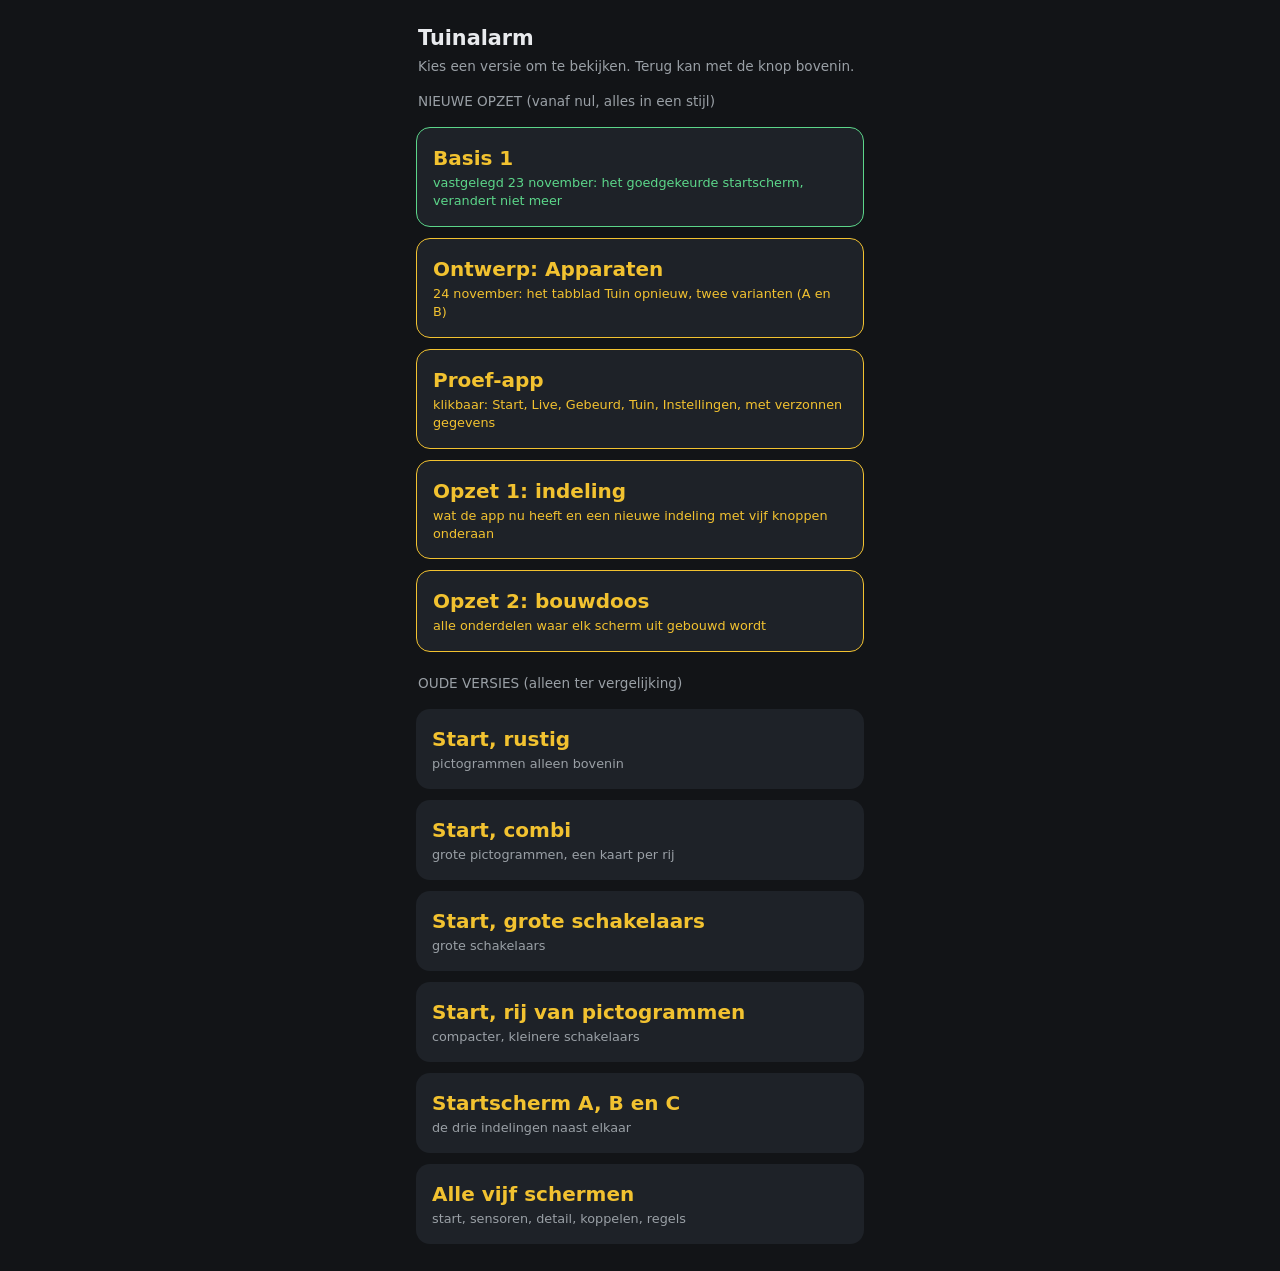
<file: index.html>
<!doctype html><html lang="nl"><meta charset="utf-8">
<meta name="viewport" content="width=device-width,initial-scale=1">
<meta name="theme-color" content="#121417">
<link rel="manifest" href="manifest.webmanifest">
<link rel="icon" href="icon-192.png">
<link rel="apple-touch-icon" href="icon-192.png">
<meta name="mobile-web-app-capable" content="yes">
<meta name="apple-mobile-web-app-capable" content="yes">
<meta name="apple-mobile-web-app-title" content="Tuinalarm">
<title>Tuinalarm versies</title>
<style>:root{color-scheme:dark}*{box-sizing:border-box;margin:0;padding:0}
body{background:#121417;color:#e8eaed;font:clamp(17px,4.4vw,20px)/1.4 system-ui,sans-serif;
max-width:30rem;margin:0 auto;padding:16px}
h1{font-size:1.3rem;margin:8px 2px 4px}p.v{color:#9aa0a6;font-size:.85rem;margin:0 2px 16px}
a{display:block;background:#1e2228;color:#e8eaed;text-decoration:none;border-radius:14px;
padding:16px;margin-bottom:11px;min-height:64px}
a b{color:#f2c230;display:block}a small{display:block;color:#9aa0a6;font-size:.8rem;margin-top:2px}
a.nieuw{border:1.5px solid #f2c230}a.nieuw small{color:#f2c230}
a.gekozen{border:1.5px solid #5cd68a}a.gekozen small{color:#5cd68a}</style>
<h1>Tuinalarm</h1>
<p class="v">Kies een versie om te bekijken. Terug kan met de knop bovenin.</p>
<p class="v" style="margin-top:4px">NIEUWE OPZET (vanaf nul, alles in een stijl)</p>
<a class="gekozen" href="basis-1.html"><b>Basis 1</b><small>vastgelegd 23 november: het goedgekeurde startscherm, verandert niet meer</small></a>
<a class="nieuw" href="apparaten.html"><b>Ontwerp: Apparaten</b><small>24 november: het tabblad Tuin opnieuw, twee varianten (A en B)</small></a>
<a class="nieuw" href="proef.html"><b>Proef-app</b><small>klikbaar: Start, Live, Gebeurd, Tuin, Instellingen, met verzonnen gegevens</small></a>
<a class="nieuw" href="opzet-1-indeling.html"><b>Opzet 1: indeling</b><small>wat de app nu heeft en een nieuwe indeling met vijf knoppen onderaan</small></a>
<a class="nieuw" href="opzet-2-bouwdoos.html"><b>Opzet 2: bouwdoos</b><small>alle onderdelen waar elk scherm uit gebouwd wordt</small></a>
<p class="v" style="margin-top:22px">OUDE VERSIES (alleen ter vergelijking)</p>
<a href="start-rustig.html"><b>Start, rustig</b><small>pictogrammen alleen bovenin</small></a>
<a href="start-combi.html"><b>Start, combi</b><small>grote pictogrammen, een kaart per rij</small></a>
<a href="start-b-groot.html"><b>Start, grote schakelaars</b><small>grote schakelaars</small></a>
<a href="start-b.html"><b>Start, rij van pictogrammen</b><small>compacter, kleinere schakelaars</small></a>
<a href="startscherm-opties.html"><b>Startscherm A, B en C</b><small>de drie indelingen naast elkaar</small></a>
<a href="ui-voorbeeld.html"><b>Alle vijf schermen</b><small>start, sensoren, detail, koppelen, regels</small></a>
<script>if('serviceWorker' in navigator) navigator.serviceWorker.register('sw.js');</script>
</html>
</file>
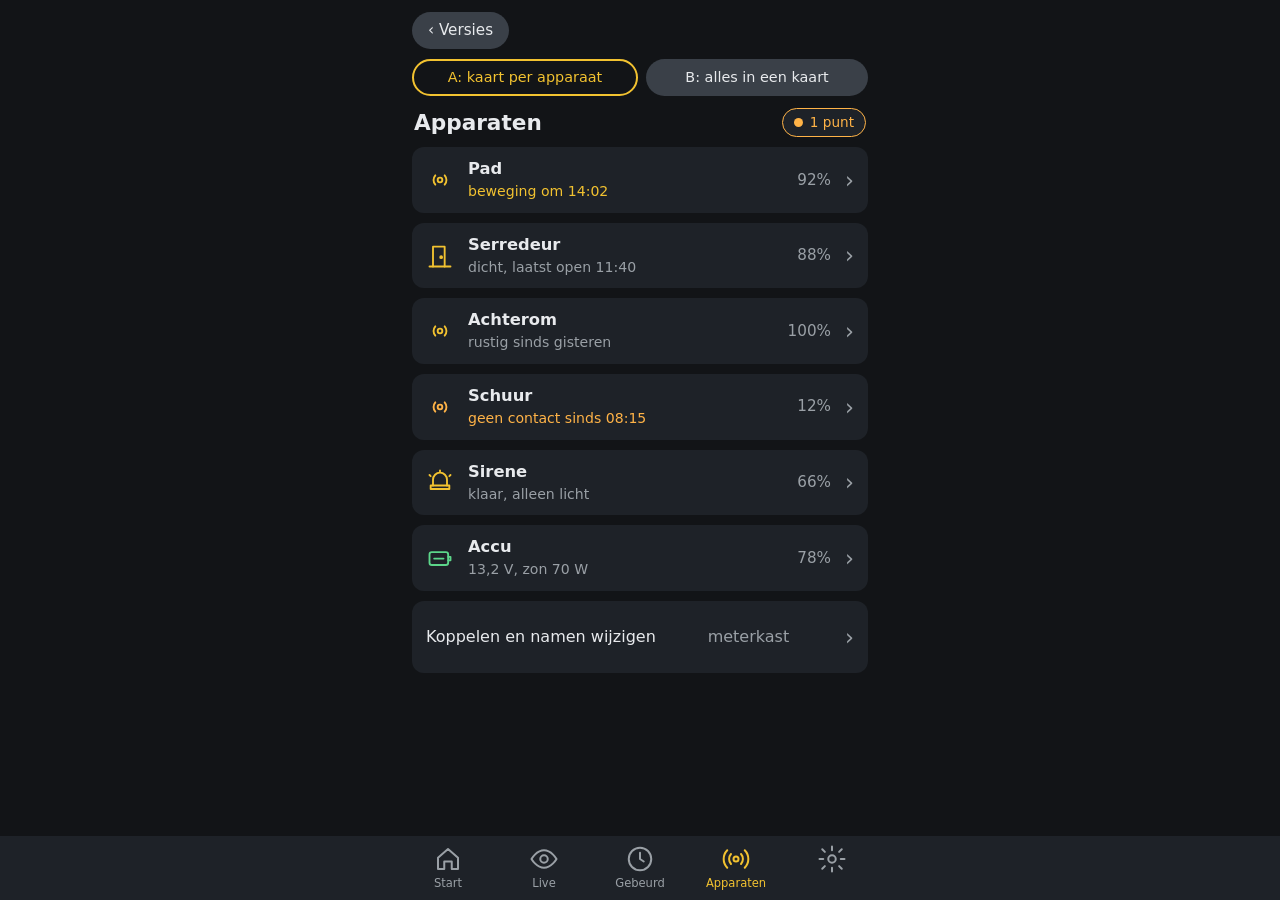
<file: apparaten.html>
<!doctype html><html lang="nl"><meta charset="utf-8">
<meta name="viewport" content="width=device-width,initial-scale=1,viewport-fit=cover">
<meta name="theme-color" content="#121417">
<link rel="manifest" href="manifest.webmanifest">
<link rel="icon" href="icon-192.png">
<link rel="stylesheet" href="bouwdoos.css">
<title>Apparaten ontwerp</title>
<style>
/* alleen schermwissel en variantkeuze; alle opmaak komt uit bouwdoos.css */
.scherm{display:none}.scherm.zicht{display:block}
.varianten{display:flex;gap:8px;margin:0 0 12px}
.varianten a{flex:1;text-align:center;padding:9px 6px;border-radius:20px;background:var(--knop);color:var(--tekst);text-decoration:none;font-size:.9rem}
.varianten a.actief{background:transparent;border:2px solid var(--geel);color:var(--geel);padding:7px 6px}
</style>
<body>
<a class="terug" href="index.html">‹ Versies</a>

<!-- ======================= VARIANT A: een kaart per apparaat ======================= -->
<section class="scherm" id="a">
  <div class="varianten"><a class="actief" href="#a">A: kaart per apparaat</a><a href="#b">B: alles in een kaart</a></div>
  <div class="kopregel"><div class="titel">Apparaten</div><span class="status let-op">1 punt</span></div>

  <div class="kaart ding" onclick="ga('pad')">
    <svg class="p accent" viewBox="0 0 24 24"><circle cx="12" cy="12" r="2"/><path d="M8 8a6 6 0 0 0 0 8M16 8a6 6 0 0 1 0 8"/></svg>
    <div class="tekst"><b>Pad</b><span class="accent">beweging om 14:02</span></div>
    <div class="rechts">92%</div>
  </div>
  <div class="kaart ding">
    <svg class="p accent" viewBox="0 0 24 24"><path d="M6 21V4h10v17"/><path d="M3 21h18"/><circle cx="13" cy="13" r=".8"/></svg>
    <div class="tekst"><b>Serredeur</b><span>dicht, laatst open 11:40</span></div>
    <div class="rechts">88%</div>
  </div>
  <div class="kaart ding">
    <svg class="p accent" viewBox="0 0 24 24"><circle cx="12" cy="12" r="2"/><path d="M8 8a6 6 0 0 0 0 8M16 8a6 6 0 0 1 0 8"/></svg>
    <div class="tekst"><b>Achterom</b><span>rustig sinds gisteren</span></div>
    <div class="rechts">100%</div>
  </div>
  <div class="kaart ding">
    <svg class="p let-op" viewBox="0 0 24 24"><circle cx="12" cy="12" r="2"/><path d="M8 8a6 6 0 0 0 0 8M16 8a6 6 0 0 1 0 8"/></svg>
    <div class="tekst"><b>Schuur</b><span class="let-op">geen contact sinds 08:15</span></div>
    <div class="rechts let-op">12%</div>
  </div>
  <div class="kaart ding">
    <svg class="p accent" viewBox="0 0 24 24"><path d="M6 15V10a6 6 0 0 1 12 0v5"/><path d="M4 15h16v3H4z"/><path d="M12 2v1M3 6l1 1M21 6l-1 1"/></svg>
    <div class="tekst"><b>Sirene</b><span>klaar, alleen licht</span></div>
    <div class="rechts">66%</div>
  </div>
  <div class="kaart ding">
    <svg class="p goed" viewBox="0 0 24 24"><rect x="3" y="7" width="16" height="11" rx="2"/><path d="M19 11h2v3h-2"/><path d="M7 12.5h8"/></svg>
    <div class="tekst"><b>Accu</b><span>13,2 V, zon 70 W</span></div>
    <div class="rechts goed">78%</div>
  </div>

  <div class="kaart">
    <div class="regel tik"><span class="naam">Koppelen en namen wijzigen</span><span class="waarde">meterkast</span></div>
  </div>
</section>

<!-- ======================= VARIANT B: alles in een kaart ======================= -->
<section class="scherm" id="b">
  <div class="varianten"><a href="#a">A: kaart per apparaat</a><a class="actief" href="#b">B: alles in een kaart</a></div>
  <div class="kopregel"><div class="titel">Apparaten</div><span class="status let-op">1 punt</span></div>

  <div class="kaart">
    <div class="regel tik" onclick="ga('pad')"><span class="naam">Pad</span><span class="waarde accent">beweging 14:02</span></div>
    <div class="regel tik"><span class="naam">Serredeur</span><span class="waarde">dicht</span></div>
    <div class="regel tik"><span class="naam">Achterom</span><span class="waarde">rustig</span></div>
    <div class="regel tik"><span class="naam">Schuur</span><span class="waarde let-op">geen contact</span></div>
    <div class="regel tik"><span class="naam">Sirene</span><span class="waarde">klaar, licht</span></div>
    <div class="regel tik"><span class="naam">Accu</span><span class="waarde goed">78%, zon 70 W</span></div>
  </div>

  <div class="kaart">
    <div class="regel tik"><span class="naam">Koppelen en namen wijzigen</span><span class="waarde">meterkast</span></div>
  </div>
</section>

<!-- ======================= Tik op een apparaat ======================= -->
<section class="scherm" id="pad">
  <a class="knop" style="width:auto;display:inline-block;margin:0 0 10px" href="javascript:history.back()">‹ Apparaten</a>
  <div class="titel">Pad</div>
  <div class="onder">Bewegingsmelder</div>
  <div class="kaart">
    <div class="regel"><span class="naam">Laatste beweging</span><span class="waarde accent">14:02</span></div>
    <div class="regel"><span class="naam">Vandaag</span><span class="waarde">7 keer</span></div>
    <div class="regel"><span class="naam">Batterij</span><span class="waarde">92%</span></div>
    <div class="regel"><span class="naam">Contact</span><span class="waarde goed">goed</span></div>
  </div>
  <div class="kaart">
    <div class="regel"><span class="naam">Gebruikt in</span><span class="waarde">2 regels</span></div>
  </div>
  <button class="knop tweede">Instellen in de meterkast</button>
</section>

<nav class="menu">
  <a href="#"><svg class="p" viewBox="0 0 24 24"><path d="M4 11l8-7 8 7v9h-5v-6H9v6H4z"/></svg>Start</a>
  <a href="#"><svg class="p" viewBox="0 0 24 24"><path d="M2 12s4-7 10-7 10 7 10 7-4 7-10 7S2 12 2 12z"/><circle cx="12" cy="12" r="3"/></svg>Live</a>
  <a href="#"><svg class="p" viewBox="0 0 24 24"><circle cx="12" cy="12" r="9"/><path d="M12 7v5l3 2"/></svg>Gebeurd</a>
  <a href="#" class="actief"><svg class="p" viewBox="0 0 24 24"><circle cx="12" cy="12" r="2"/><path d="M8 8a6 6 0 0 0 0 8M16 8a6 6 0 0 1 0 8M5 5a10 10 0 0 0 0 14M19 5a10 10 0 0 1 0 14"/></svg>Apparaten</a>
  <a href="#" aria-label="Instellingen"><svg class="p" viewBox="0 0 24 24"><circle cx="12" cy="12" r="3"/><path d="M12 2v3M12 19v3M4.2 4.2l2.1 2.1M17.7 17.7l2.1 2.1M2 12h3M19 12h3M4.2 19.8l2.1-2.1M17.7 6.3l2.1-2.1"/></svg></a>
</nav>

<script>
function toon(){
  const s = (location.hash || '#a').slice(1);
  const doel = document.getElementById(s) ? s : 'a';
  document.querySelectorAll('.scherm').forEach(x => x.classList.toggle('zicht', x.id === doel));
  window.scrollTo(0, 0);
}
function ga(s){ location.hash = s; }
addEventListener('hashchange', toon); toon();
if ('serviceWorker' in navigator) navigator.serviceWorker.register('sw.js');
</script>
</body></html>
</file>
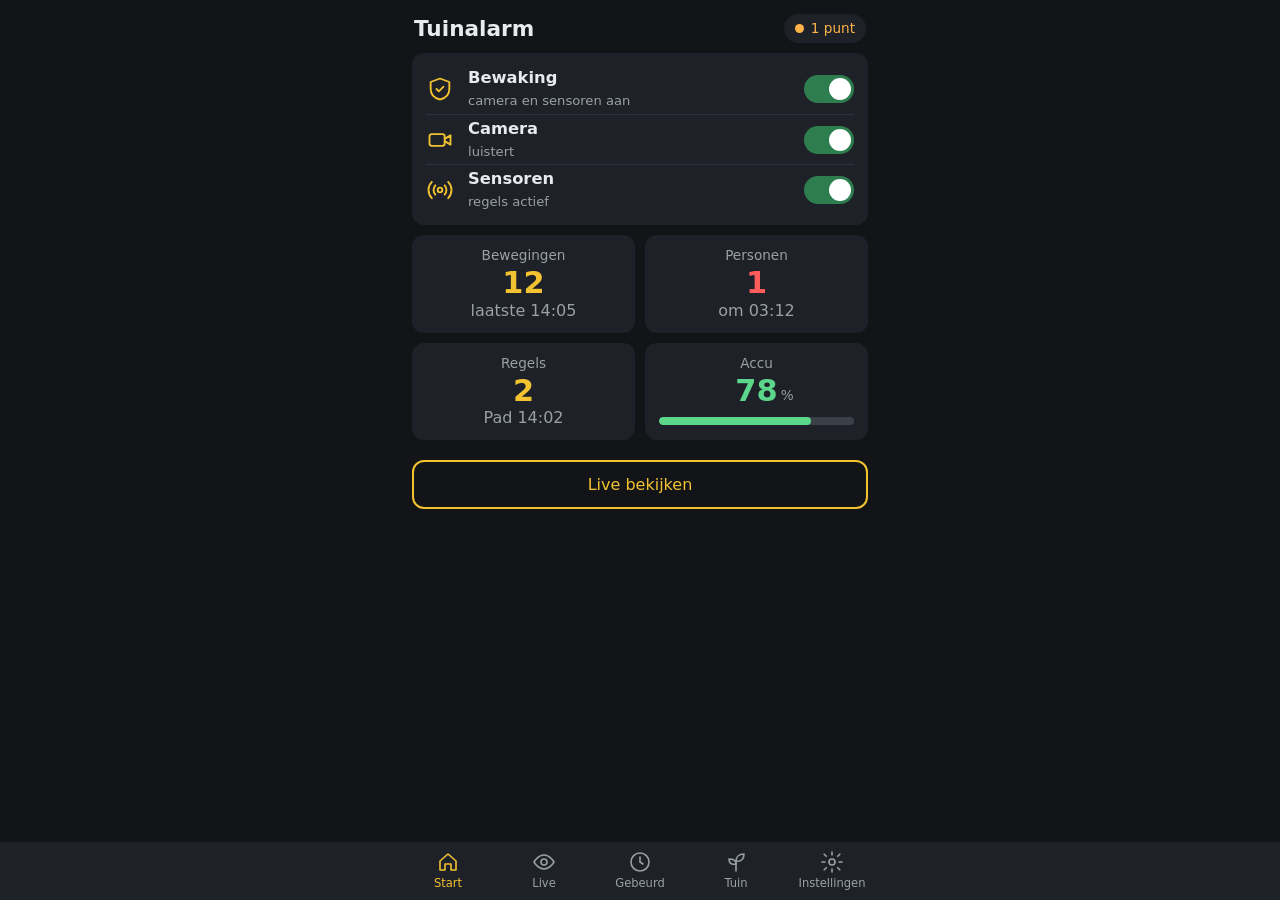
<file: basis-1.html>
<!doctype html><html lang="nl"><meta charset="utf-8">
<meta name="viewport" content="width=device-width,initial-scale=1,viewport-fit=cover">
<meta name="theme-color" content="#121417">
<link rel="manifest" href="manifest.webmanifest">
<link rel="icon" href="icon-192.png">
<link rel="stylesheet" href="basis-1.css">
<title>Tuinalarm basis 1</title>
<style>
/* alleen schermwissel; alle opmaak komt uit bouwdoos.css */
.scherm{display:none}.scherm.zicht{display:block}
.beeld{aspect-ratio:16/9;background:#000;border-radius:var(--rand);display:flex;align-items:center;justify-content:center;color:var(--zacht);margin-bottom:12px}
</style>
<body>

<!-- ======================= START ======================= -->
<section class="scherm" id="start">
  <div class="kopregel"><div class="titel">Tuinalarm</div><a class="status let-op" href="#aandacht">1 punt</a></div>

  <div class="kaart">
    <div class="schakel">
      <svg class="p accent" viewBox="0 0 24 24"><path d="M12 3l8 3v6c0 5-3.5 8-8 9-4.5-1-8-4-8-9V6z"/><path d="M9 12l2 2 4-4"/></svg>
      <div class="tekst"><b>Bewaking</b><span data-aan="camera en sensoren aan" data-uit="Ik ben er: alles uit">camera en sensoren aan</span></div><button class="knopje aan"></button></div>
    <div class="schakel">
      <svg class="p accent" viewBox="0 0 24 24"><rect x="3" y="7" width="13" height="10" rx="2"/><path d="M16 11l5-3v8l-5-3"/></svg>
      <div class="tekst"><b>Camera</b><span data-aan="luistert" data-uit="uit">luistert</span></div><button class="knopje aan"></button></div>
    <div class="schakel">
      <svg class="p accent" viewBox="0 0 24 24"><circle cx="12" cy="12" r="2"/><path d="M8 8a6 6 0 0 0 0 8M16 8a6 6 0 0 1 0 8M5 5a10 10 0 0 0 0 14M19 5a10 10 0 0 1 0 14"/></svg>
      <div class="tekst"><b>Sensoren</b><span data-aan="regels actief" data-uit="uit">regels actief</span></div><button class="knopje aan"></button></div>
  </div>

  <div class="naast">
    <div class="kaart midden" onclick="ga('gebeurd')"><div class="label">Bewegingen</div><div class="getal accent">12</div><div class="zacht">laatste 14:05</div></div>
    <div class="kaart midden" onclick="ga('gebeurd')"><div class="label">Personen</div><div class="getal fout">1</div><div class="zacht">om 03:12</div></div>
  </div>
  <div class="naast">
    <div class="kaart midden" onclick="ga('gebeurd')"><div class="label">Regels</div><div class="getal accent">2</div><div class="zacht">Pad 14:02</div></div>
    <div class="kaart midden" onclick="ga('tuin')"><div class="label">Accu</div><div class="getal goed">78<small>%</small></div><div class="balk"><i style="width:78%"></i></div></div>
  </div>

  <button class="knop tweede" onclick="ga('live')">Live bekijken</button>
</section>

<!-- ---- start: wat aandacht nodig heeft ---- -->
<section class="scherm" id="aandacht">
  <a class="terug" href="#start">‹ Start</a>
  <div class="titel">Aandacht</div>
  <div class="onder">1 punt</div>
  <div class="melding" onclick="ga('apparaat')"><b>Geen contact met Schuur</b><span>Al 26 uur niets gehoord. Batterij leeg of te ver weg?</span></div>
  <div class="onder" style="margin-top:14px">Is alles in orde, dan staat er bovenaan op Start een groen bolletje met "In orde".</div>
</section>

<!-- ======================= LIVE ======================= -->
<section class="scherm" id="live">
  <div class="titel">Live</div>
  <div class="onder">Camera tuin, verbonden</div>
  <div class="beeld">camerabeeld</div>
  <div class="kaart">
    <div class="schakel">
      <svg class="p accent" viewBox="0 0 24 24"><rect x="9" y="3" width="6" height="11" rx="3"/><path d="M5 11a7 7 0 0 0 14 0M12 18v3"/></svg>
      <div class="tekst"><b>Praten</b><span data-aan="de camera spreekt" data-uit="uit">uit</span></div><button class="knopje"></button></div>
    <div class="schakel">
      <svg class="p accent" viewBox="0 0 24 24"><path d="M4 15v-3a8 8 0 0 1 16 0v3"/><rect x="3" y="14" width="4" height="6" rx="1.5"/><rect x="17" y="14" width="4" height="6" rx="1.5"/></svg>
      <div class="tekst"><b>Luisteren</b><span data-aan="je hoort de tuin" data-uit="uit">je hoort de tuin</span></div><button class="knopje aan"></button></div>
    <div class="schakel">
      <svg class="p accent" viewBox="0 0 24 24"><path d="M9 18h6M10 21h4M12 3a6 6 0 0 0-4 10.5c.8.8 1 1.5 1 2.5h6c0-1 .2-1.7 1-2.5A6 6 0 0 0 12 3z"/></svg>
      <div class="tekst"><b>Lamp</b><span data-aan="aan" data-uit="uit">uit</span></div><button class="knopje"></button></div>
  </div>
  <div class="kaart"><div class="regel tik"><span class="naam">Camera draaien</span><span class="waarde"></span></div></div>
  <button class="knop">Opnieuw verbinden</button>
</section>

<!-- ======================= GEBEURD ======================= -->
<section class="scherm" id="gebeurd">
  <div class="titel">Gebeurd</div>
  <div class="onder">Alles wat er was, nieuwste bovenaan</div>
  <div class="kaart"><div class="regel tik" onclick="filter(this)"><span class="naam">Toon</span><span class="waarde accent" id="filtertekst">alles</span></div></div>

  <div class="kop">VANDAAG</div>
  <div class="kaart">
    <div class="regel tik" data-soort="camera"><span class="naam">14:05  Beweging bij de camera</span><span class="waarde">opname</span></div>
    <div class="regel tik" data-soort="regel"><span class="naam">14:02  Pad: sirene licht</span><span class="waarde">regel</span></div>
    <div class="regel" data-soort="sensor"><span class="naam">11:40  Serredeur open</span><span class="waarde">sensor</span></div>
    <div class="regel tik" data-soort="persoon"><span class="naam fout">03:12  Persoon bij de camera</span><span class="waarde fout">opname</span></div>
  </div>
  <div class="kop">GISTEREN</div>
  <div class="kaart">
    <div class="regel" data-soort="sensor"><span class="naam let-op">21:15  Geen contact met Schuur</span><span class="waarde">melding</span></div>
    <div class="regel tik" data-soort="camera"><span class="naam">17:48  Beweging bij de camera</span><span class="waarde">opname</span></div>
    <div class="regel tik" data-soort="regel"><span class="naam">06:31  Pad en Serredeur: licht en camera</span><span class="waarde">regel</span></div>
  </div>
</section>

<!-- ======================= TUIN ======================= -->
<section class="scherm" id="tuin">
  <div class="titel">Tuin</div>
  <div class="onder">4 sensoren, 1 zonder contact</div>

  <div class="kop">APPARATEN</div>
  <div class="kaart">
    <div class="regel tik" onclick="ga('apparaat')"><span class="naam">Pad</span><span class="waarde accent">beweging 14:02</span></div>
    <div class="regel tik"><span class="naam">Serredeur</span><span class="waarde">dicht, 92%</span></div>
    <div class="regel tik"><span class="naam">Achterom</span><span class="waarde">rustig, 100%</span></div>
    <div class="regel tik"><span class="naam">Schuur</span><span class="waarde fout">geen contact</span></div>
    <div class="regel tik"><span class="naam">Sirene</span><span class="waarde">alleen licht, 66%</span></div>
    <div class="regel tik"><span class="naam">Accu</span><span class="waarde">78%, zon 70 W</span></div>
  </div>

  <div class="kop">REGELS</div>
  <div class="kaart">
    <div class="regel tik" onclick="ga('regel')"><span class="naam">Pad: licht</span><span class="waarde goed">aan</span></div>
    <div class="regel tik" onclick="ga('regel')"><span class="naam">Pad en Serredeur: licht en camera</span><span class="waarde goed">aan</span></div>
    <div class="regel tik" onclick="ga('regel')"><span class="naam">Achterom 's nachts: geluid</span><span class="waarde">uit</span></div>
  </div>
  <button class="knop tweede" onclick="ga('regel')">Nieuwe regel</button>

  <div class="kop">BEHEER</div>
  <div class="kaart">
    <div class="regel tik"><span class="naam">Nieuw apparaat koppelen</span><span class="waarde"></span></div>
    <div class="regel tik"><span class="naam">Meterkast (Zigbee2MQTT)</span><span class="waarde"></span></div>
    <div class="regel tik"><span class="naam">Noodweg: wifi van de stick</span><span class="waarde"></span></div>
  </div>
</section>

<!-- ---- tuin: een apparaat ---- -->
<section class="scherm" id="apparaat">
  <a class="terug" href="#tuin">‹ Tuin</a>
  <div class="titel">Pad</div>
  <div class="onder">Bewegingsmelder</div>
  <div class="kaart">
    <div class="regel"><span class="naam">Laatste beweging</span><span class="waarde accent">14:02</span></div>
    <div class="regel"><span class="naam">Batterij</span><span class="waarde">92%</span></div>
    <div class="regel"><span class="naam">Contact</span><span class="waarde goed">goed</span></div>
  </div>
  <div class="kop">INSTELLINGEN</div>
  <div class="kaart">
    <div class="regel tik"><span class="naam">Gevoeligheid</span><span class="waarde">middel</span></div>
    <div class="regel tik"><span class="naam">Aan-tijd</span><span class="waarde">60 seconden</span></div>
    <div class="regel tik"><span class="naam">Naam</span><span class="waarde">Pad</span></div>
  </div>
  <div class="kop">GEBRUIKT IN</div>
  <div class="kaart">
    <div class="regel tik" onclick="ga('regel')"><span class="naam">Pad: licht</span><span class="waarde goed">aan</span></div>
    <div class="regel tik" onclick="ga('regel')"><span class="naam">Pad en Serredeur: licht en camera</span><span class="waarde goed">aan</span></div>
  </div>
  <button class="knop gevaar">Apparaat verwijderen</button>
</section>

<!-- ---- tuin: een regel ---- -->
<section class="scherm" id="regel">
  <a class="terug" href="#tuin">‹ Tuin</a>
  <div class="titel">Regel</div>
  <div class="onder">Wordt op de stick bewaard en uitgevoerd</div>

  <div class="kaart">
    <div class="schakel"><div class="tekst"><b>Regel aan</b><span data-aan="gaat af als de sensoren iets zien" data-uit="doet niets">gaat af als de sensoren iets zien</span></div><button class="knopje aan"></button></div>
    <div class="regel tik"><span class="naam">Naam</span><span class="waarde">Pad en Serredeur</span></div>
  </div>

  <div class="kop">ALS DEZE SENSOREN IETS ZIEN</div>
  <div class="kaart">
    <div class="keuze"><div class="vinkje aan"></div><span>Pad</span></div>
    <div class="keuze"><div class="vinkje aan"></div><span>Serredeur</span></div>
    <div class="keuze"><div class="vinkje"></div><span>Achterom</span></div>
    <div class="keuze"><div class="vinkje"></div><span>Schuur</span></div>
    <div class="regel tik"><span class="naam">Tegelijk binnen</span><span class="waarde">30 seconden</span></div>
  </div>

  <div class="kop">DAN</div>
  <div class="kaart">
    <div class="keuze"><div class="vinkje aan"></div><span>Sirene: licht</span></div>
    <div class="keuze"><div class="vinkje"></div><span>Sirene: geluid</span></div>
    <div class="keuze"><div class="vinkje aan"></div><span>Camera wekken</span></div>
    <div class="regel tik"><span class="naam">Hoe lang</span><span class="waarde">1 minuut</span></div>
  </div>

  <div class="kop">WANNEER</div>
  <div class="kaart">
    <div class="keuze"><div class="vinkje"></div><span>Altijd</span></div>
    <div class="regel tik"><span class="naam">Van</span><span class="waarde">22:00</span></div>
    <div class="regel tik"><span class="naam">Tot</span><span class="waarde">06:00</span></div>
  </div>

  <button class="knop hoofd" onclick="ga('tuin')">Opslaan</button>
  <button class="knop" onclick="ga('tuin')">Annuleren</button>
  <button class="knop gevaar">Regel verwijderen</button>
</section>

<!-- ======================= INSTELLINGEN ======================= -->
<section class="scherm" id="instellingen">
  <div class="titel">Instellingen</div>
  <div class="onder">Versie 3.0 (proef)</div>

  <div class="kop">CAMERA</div>
  <div class="kaart">
    <div class="regel tik"><span class="naam">Account en camera</span><span class="waarde goed">verbonden</span></div>
    <div class="regel tik"><span class="naam">Nacht</span><span class="waarde">22:00 tot 07:00</span></div>
    <div class="regel tik"><span class="naam">Sirene van de camera</span><span class="waarde">alleen 's nachts</span></div>
    <div class="regel tik"><span class="naam">Bewegingsgevoeligheid</span><span class="waarde">midden</span></div>
    <div class="regel tik"><span class="naam">Nachtzicht</span><span class="waarde">automatisch</span></div>
    <div class="regel tik"><span class="naam">Volume</span><span class="waarde">80%</span></div>
    <div class="regel tik"><span class="naam">Draaien</span><span class="waarde">kleine stappen</span></div>
    <div class="regel tik"><span class="naam">Klok gelijkzetten</span><span class="waarde"></span></div>
  </div>

  <div class="kop">OPNAMES</div>
  <div class="kaart">
    <div class="regel tik"><span class="naam">Bewaren op de telefoon</span><span class="waarde">tot 2 GB</span></div>
  </div>

  <div class="kop">DATA</div>
  <div class="kaart"><div class="label">SIM camera</div><div class="getal">2,4<small>GB over</small></div><div class="balk let-op"><i style="width:24%"></i></div></div>
  <div class="kaart"><div class="label">SIM stick</div><div class="getal">0,3<small>GB deze maand</small></div><div class="balk"><i style="width:6%"></i></div></div>

  <div class="kop">TELEFOON</div>
  <div class="kaart">
    <div class="regel tik"><span class="naam">Toestemmingen</span><span class="waarde goed">in orde</span></div>
    <div class="regel tik"><span class="naam">Batterijbesparing</span><span class="waarde goed">uit</span></div>
  </div>

  <div class="kop">ONDERHOUD</div>
  <div class="kaart">
    <div class="regel tik"><span class="naam">Test en logboek</span><span class="waarde"></span></div>
    <div class="regel tik" onclick="location.href='index.html'"><span class="naam">Terug naar het versiemenu</span><span class="waarde"></span></div>
  </div>
</section>

<nav class="menu">
  <a href="#start" data-s="start"><svg class="p" viewBox="0 0 24 24"><path d="M4 11l8-7 8 7v9h-5v-6H9v6H4z"/></svg>Start</a>
  <a href="#live" data-s="live"><svg class="p" viewBox="0 0 24 24"><path d="M2 12s4-7 10-7 10 7 10 7-4 7-10 7S2 12 2 12z"/><circle cx="12" cy="12" r="3"/></svg>Live</a>
  <a href="#gebeurd" data-s="gebeurd"><svg class="p" viewBox="0 0 24 24"><circle cx="12" cy="12" r="9"/><path d="M12 7v5l3 2"/></svg>Gebeurd</a>
  <a href="#tuin" data-s="tuin"><svg class="p" viewBox="0 0 24 24"><path d="M12 21V11"/><path d="M12 11c0-4 3-7 8-7 0 5-3 8-8 7z"/><path d="M12 14c0-3-2-5-7-5 0 4 2 6 7 5z"/></svg>Tuin</a>
  <a href="#instellingen" data-s="instellingen"><svg class="p" viewBox="0 0 24 24"><circle cx="12" cy="12" r="3"/><path d="M12 2v3M12 19v3M4.2 4.2l2.1 2.1M17.7 17.7l2.1 2.1M2 12h3M19 12h3M4.2 19.8l2.1-2.1M17.7 6.3l2.1-2.1"/></svg>Instellingen</a>
</nav>

<script>
// schermen wisselen via het adres (#start, #tuin, ...); sub-schermen horen bij hun menuknop
const HOORT = {apparaat:'tuin', regel:'tuin', aandacht:'start'};
function toon(){
  const s = (location.hash || '#start').slice(1);
  const doel = document.getElementById(s) ? s : 'start';
  document.querySelectorAll('.scherm').forEach(x => x.classList.toggle('zicht', x.id === doel));
  const knop = HOORT[doel] || doel;
  document.querySelectorAll('.menu a').forEach(a => a.classList.toggle('actief', a.dataset.s === knop));
  window.scrollTo(0, 0);
}
function ga(s){ location.hash = s; }
addEventListener('hashchange', toon); toon();

// schakelaars en vinkjes doen echt iets (alleen hier op het scherm)
document.querySelectorAll('.knopje').forEach(k => k.addEventListener('click', () => {
  k.classList.toggle('aan');
  const t = k.parentElement.querySelector('.tekst span');
  if (t && t.dataset.aan) { const aan = k.classList.contains('aan');
    t.textContent = aan ? t.dataset.aan : t.dataset.uit; t.className = aan ? 'goed' : ''; }
}));
document.querySelectorAll('.keuze').forEach(k => k.addEventListener('click', () => k.querySelector('.vinkje').classList.toggle('aan')));

// filter in Gebeurd: alles, personen, regels, camera
const FILTERS = [['alles', null], ['personen', ['persoon']], ['regels', ['regel']], ['camera', ['camera','persoon']], ['sensoren', ['sensor']]];
let f = 0;
function filter(){
  f = (f + 1) % FILTERS.length;
  document.getElementById('filtertekst').textContent = FILTERS[f][0];
  document.querySelectorAll('#gebeurd [data-soort]').forEach(r =>
    r.style.display = !FILTERS[f][1] || FILTERS[f][1].includes(r.dataset.soort) ? '' : 'none');
}
if ('serviceWorker' in navigator) navigator.serviceWorker.register('sw.js');
</script>
</body></html>
</file>
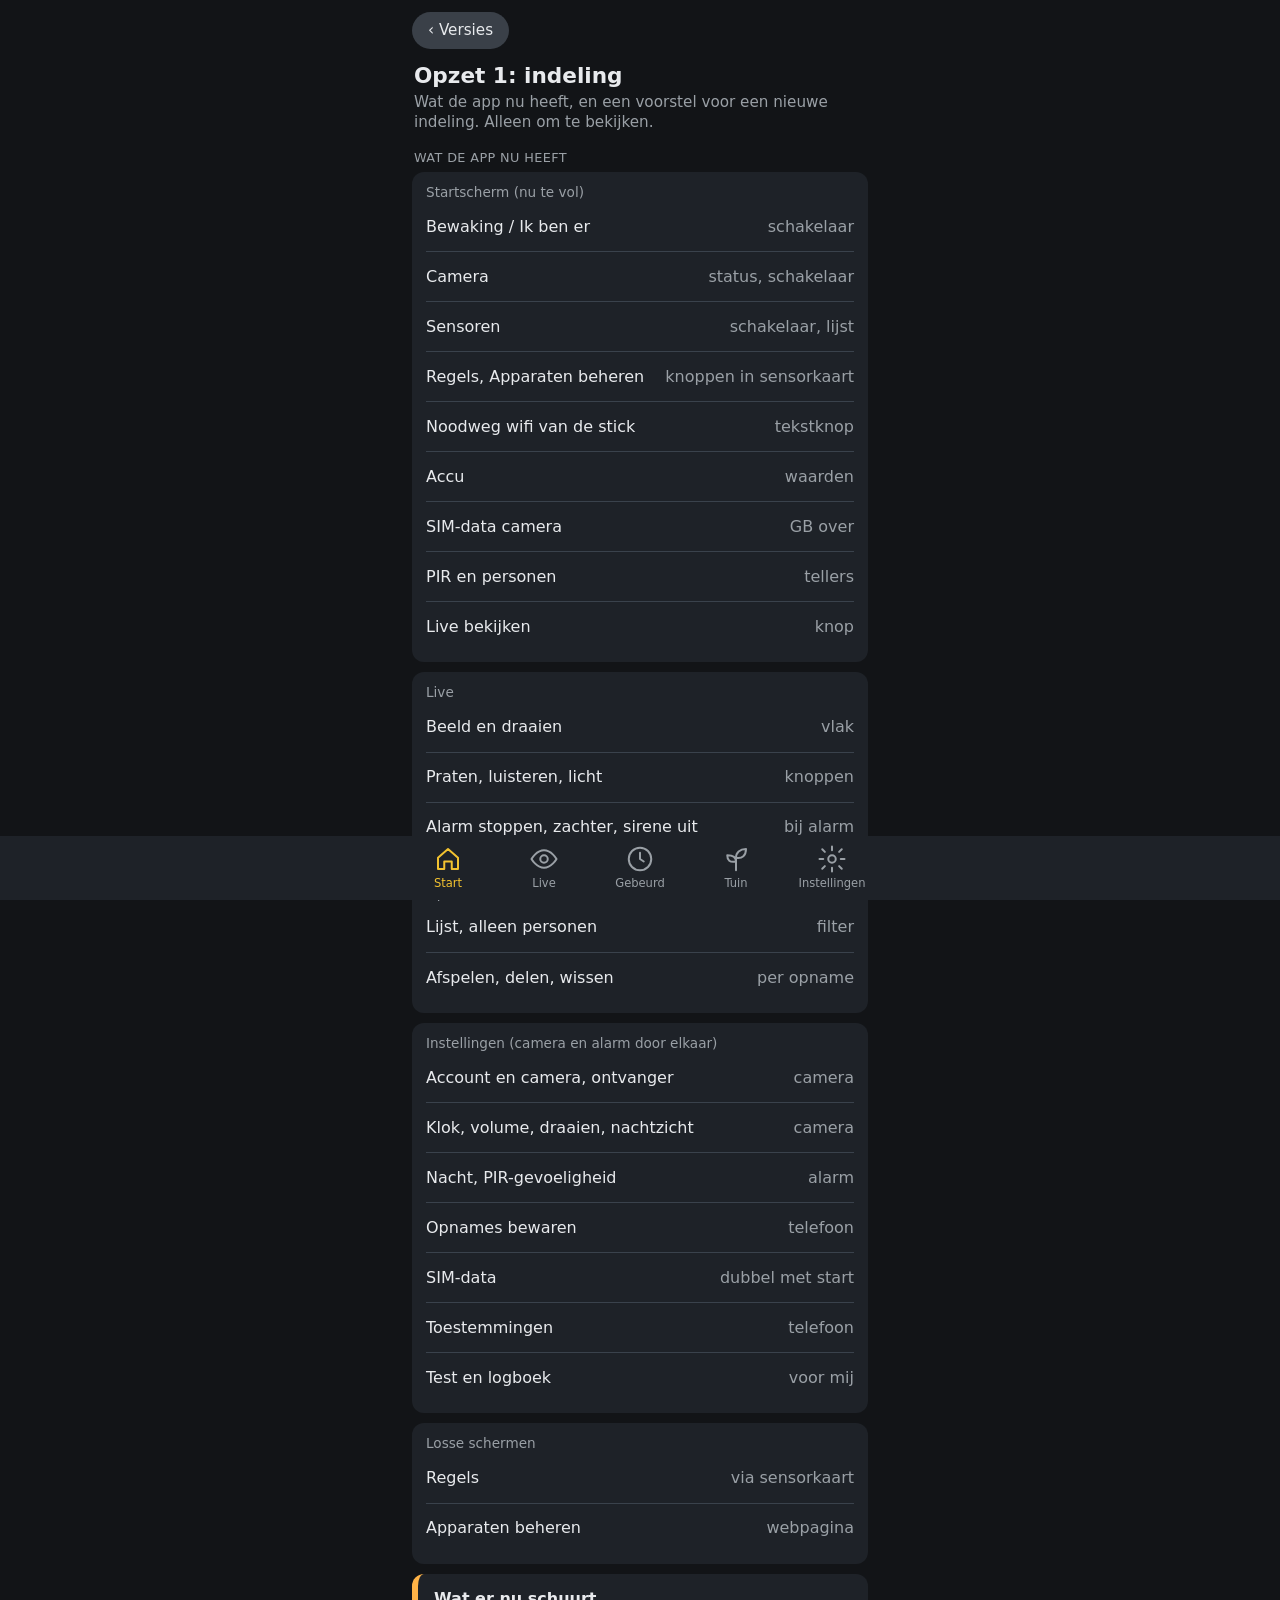
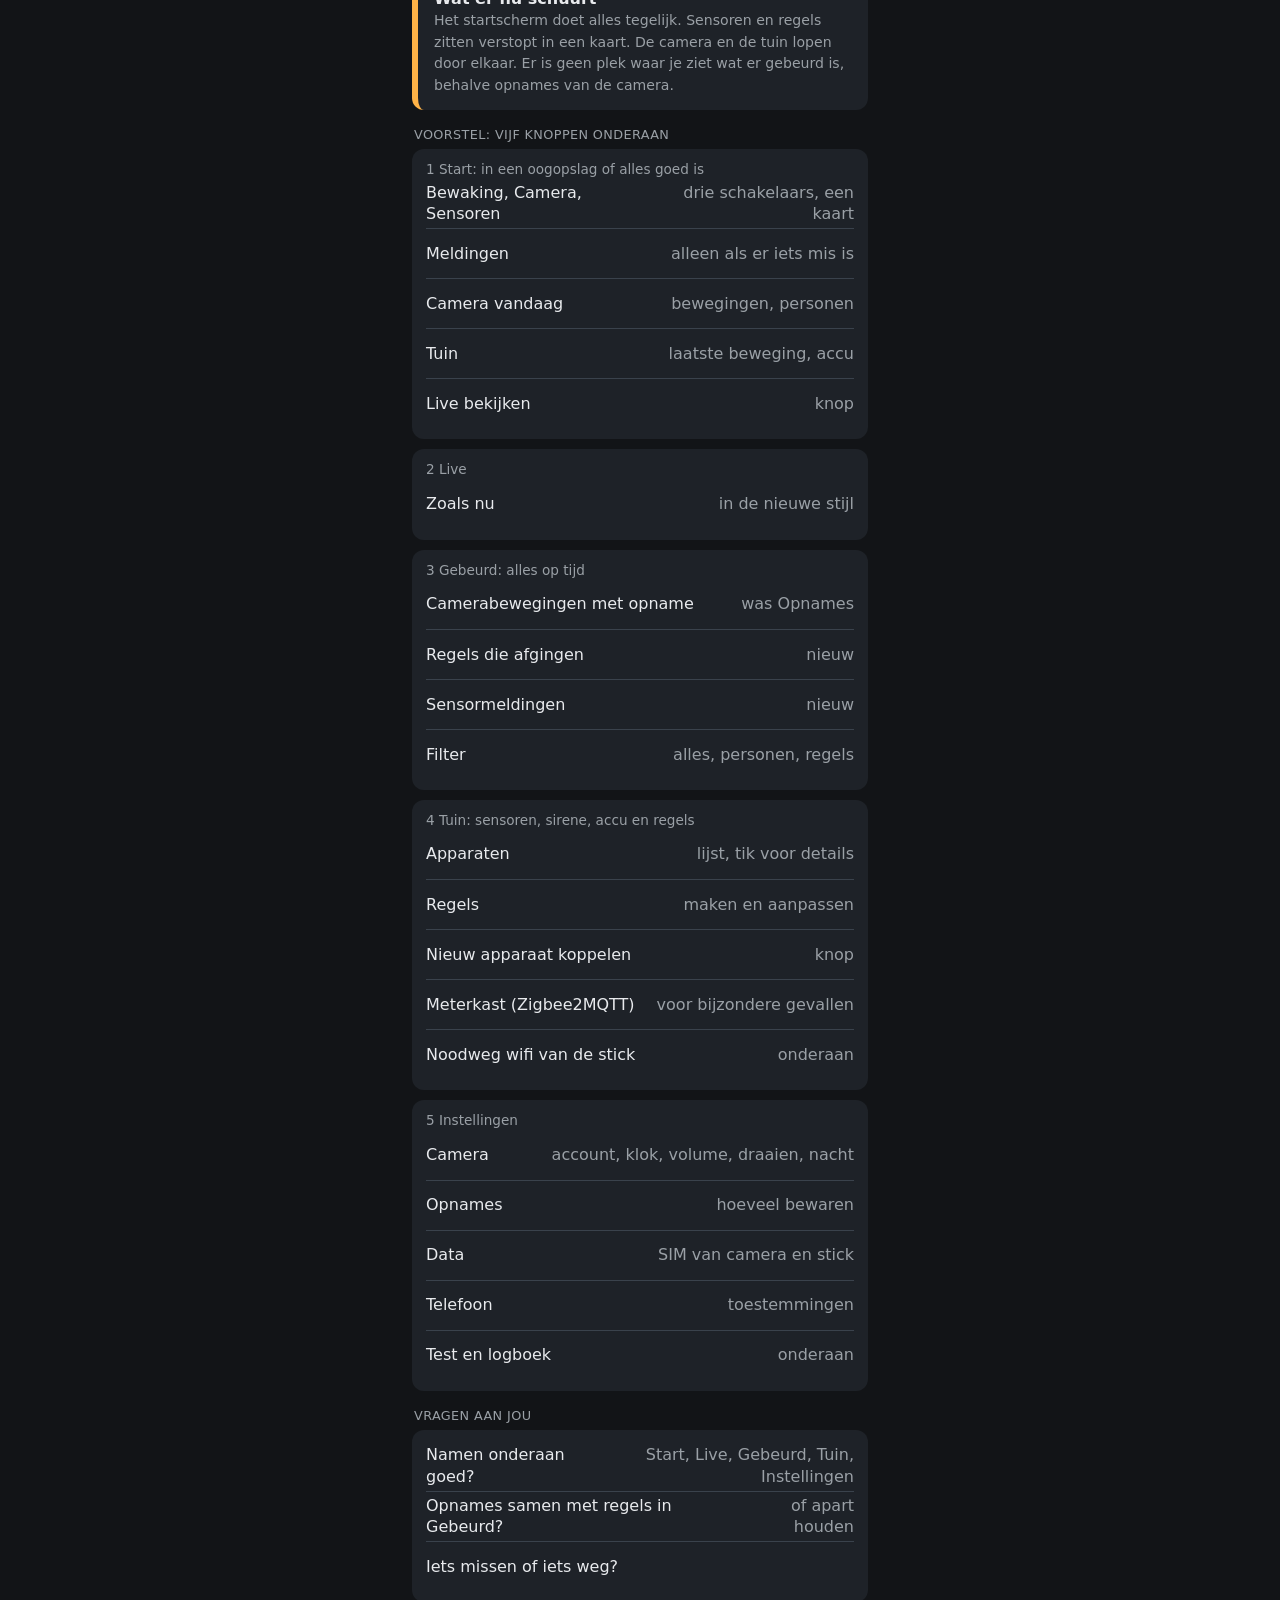
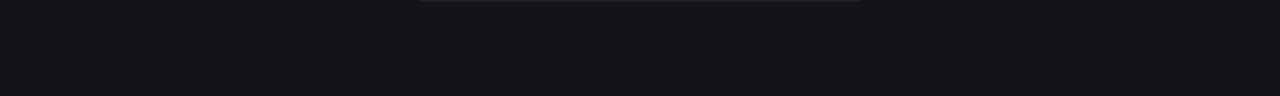
<file: opzet-1-indeling.html>
<!doctype html><html lang="nl"><meta charset="utf-8">
<meta name="viewport" content="width=device-width,initial-scale=1">
<meta name="theme-color" content="#121417">
<link rel="manifest" href="manifest.webmanifest">
<link rel="stylesheet" href="bouwdoos.css">
<title>Opzet 1: indeling</title>
<body>
<a class="terug" href="index.html">‹ Versies</a>
<div class="titel">Opzet 1: indeling</div>
<div class="onder">Wat de app nu heeft, en een voorstel voor een nieuwe indeling. Alleen om te bekijken.</div>

<div class="kop">WAT DE APP NU HEEFT</div>

<div class="kaart">
  <div class="label">Startscherm (nu te vol)</div>
  <div class="regel"><span class="naam">Bewaking / Ik ben er</span><span class="waarde">schakelaar</span></div>
  <div class="regel"><span class="naam">Camera</span><span class="waarde">status, schakelaar</span></div>
  <div class="regel"><span class="naam">Sensoren</span><span class="waarde">schakelaar, lijst</span></div>
  <div class="regel"><span class="naam">Regels, Apparaten beheren</span><span class="waarde">knoppen in sensorkaart</span></div>
  <div class="regel"><span class="naam">Noodweg wifi van de stick</span><span class="waarde">tekstknop</span></div>
  <div class="regel"><span class="naam">Accu</span><span class="waarde">waarden</span></div>
  <div class="regel"><span class="naam">SIM-data camera</span><span class="waarde">GB over</span></div>
  <div class="regel"><span class="naam">PIR en personen</span><span class="waarde">tellers</span></div>
  <div class="regel"><span class="naam">Live bekijken</span><span class="waarde">knop</span></div>
</div>

<div class="kaart">
  <div class="label">Live</div>
  <div class="regel"><span class="naam">Beeld en draaien</span><span class="waarde">vlak</span></div>
  <div class="regel"><span class="naam">Praten, luisteren, licht</span><span class="waarde">knoppen</span></div>
  <div class="regel"><span class="naam">Alarm stoppen, zachter, sirene uit</span><span class="waarde">bij alarm</span></div>
</div>

<div class="kaart">
  <div class="label">Opnames</div>
  <div class="regel"><span class="naam">Lijst, alleen personen</span><span class="waarde">filter</span></div>
  <div class="regel"><span class="naam">Afspelen, delen, wissen</span><span class="waarde">per opname</span></div>
</div>

<div class="kaart">
  <div class="label">Instellingen (camera en alarm door elkaar)</div>
  <div class="regel"><span class="naam">Account en camera, ontvanger</span><span class="waarde">camera</span></div>
  <div class="regel"><span class="naam">Klok, volume, draaien, nachtzicht</span><span class="waarde">camera</span></div>
  <div class="regel"><span class="naam">Nacht, PIR-gevoeligheid</span><span class="waarde">alarm</span></div>
  <div class="regel"><span class="naam">Opnames bewaren</span><span class="waarde">telefoon</span></div>
  <div class="regel"><span class="naam">SIM-data</span><span class="waarde">dubbel met start</span></div>
  <div class="regel"><span class="naam">Toestemmingen</span><span class="waarde">telefoon</span></div>
  <div class="regel"><span class="naam">Test en logboek</span><span class="waarde">voor mij</span></div>
</div>

<div class="kaart">
  <div class="label">Losse schermen</div>
  <div class="regel"><span class="naam">Regels</span><span class="waarde">via sensorkaart</span></div>
  <div class="regel"><span class="naam">Apparaten beheren</span><span class="waarde">webpagina</span></div>
</div>

<div class="melding"><b>Wat er nu schuurt</b><span>Het startscherm doet alles tegelijk. Sensoren en regels zitten verstopt in een kaart. De camera en de tuin lopen door elkaar. Er is geen plek waar je ziet wat er gebeurd is, behalve opnames van de camera.</span></div>

<div class="kop">VOORSTEL: VIJF KNOPPEN ONDERAAN</div>

<div class="kaart">
  <div class="label">1  Start: in een oogopslag of alles goed is</div>
  <div class="regel"><span class="naam">Bewaking, Camera, Sensoren</span><span class="waarde">drie schakelaars, een kaart</span></div>
  <div class="regel"><span class="naam">Meldingen</span><span class="waarde">alleen als er iets mis is</span></div>
  <div class="regel"><span class="naam">Camera vandaag</span><span class="waarde">bewegingen, personen</span></div>
  <div class="regel"><span class="naam">Tuin</span><span class="waarde">laatste beweging, accu</span></div>
  <div class="regel"><span class="naam">Live bekijken</span><span class="waarde">knop</span></div>
</div>

<div class="kaart">
  <div class="label">2  Live</div>
  <div class="regel"><span class="naam">Zoals nu</span><span class="waarde">in de nieuwe stijl</span></div>
</div>

<div class="kaart">
  <div class="label">3  Gebeurd: alles op tijd</div>
  <div class="regel"><span class="naam">Camerabewegingen met opname</span><span class="waarde">was Opnames</span></div>
  <div class="regel"><span class="naam">Regels die afgingen</span><span class="waarde">nieuw</span></div>
  <div class="regel"><span class="naam">Sensormeldingen</span><span class="waarde">nieuw</span></div>
  <div class="regel"><span class="naam">Filter</span><span class="waarde">alles, personen, regels</span></div>
</div>

<div class="kaart">
  <div class="label">4  Tuin: sensoren, sirene, accu en regels</div>
  <div class="regel"><span class="naam">Apparaten</span><span class="waarde">lijst, tik voor details</span></div>
  <div class="regel"><span class="naam">Regels</span><span class="waarde">maken en aanpassen</span></div>
  <div class="regel"><span class="naam">Nieuw apparaat koppelen</span><span class="waarde">knop</span></div>
  <div class="regel"><span class="naam">Meterkast (Zigbee2MQTT)</span><span class="waarde">voor bijzondere gevallen</span></div>
  <div class="regel"><span class="naam">Noodweg wifi van de stick</span><span class="waarde">onderaan</span></div>
</div>

<div class="kaart">
  <div class="label">5  Instellingen</div>
  <div class="regel"><span class="naam">Camera</span><span class="waarde">account, klok, volume, draaien, nacht</span></div>
  <div class="regel"><span class="naam">Opnames</span><span class="waarde">hoeveel bewaren</span></div>
  <div class="regel"><span class="naam">Data</span><span class="waarde">SIM van camera en stick</span></div>
  <div class="regel"><span class="naam">Telefoon</span><span class="waarde">toestemmingen</span></div>
  <div class="regel"><span class="naam">Test en logboek</span><span class="waarde">onderaan</span></div>
</div>

<div class="kop">VRAGEN AAN JOU</div>
<div class="kaart">
  <div class="regel"><span class="naam">Namen onderaan goed?</span><span class="waarde">Start, Live, Gebeurd, Tuin, Instellingen</span></div>
  <div class="regel"><span class="naam">Opnames samen met regels in Gebeurd?</span><span class="waarde">of apart houden</span></div>
  <div class="regel"><span class="naam">Iets missen of iets weg?</span><span class="waarde"></span></div>
</div>

<nav class="menu">
  <a class="actief" href="#"><svg class="p" viewBox="0 0 24 24"><path d="M4 11l8-7 8 7v9h-5v-6H9v6H4z"/></svg>Start</a>
  <a href="#"><svg class="p" viewBox="0 0 24 24"><path d="M2 12s4-7 10-7 10 7 10 7-4 7-10 7S2 12 2 12z"/><circle cx="12" cy="12" r="3"/></svg>Live</a>
  <a href="#"><svg class="p" viewBox="0 0 24 24"><circle cx="12" cy="12" r="9"/><path d="M12 7v5l3 2"/></svg>Gebeurd</a>
  <a href="#"><svg class="p" viewBox="0 0 24 24"><path d="M12 21V11"/><path d="M12 11c0-4 3-7 8-7 0 5-3 8-8 7z"/><path d="M12 14c0-3-2-5-7-5 0 4 2 6 7 5z"/></svg>Tuin</a>
  <a href="#"><svg class="p" viewBox="0 0 24 24"><circle cx="12" cy="12" r="3"/><path d="M12 2v3M12 19v3M4.2 4.2l2.1 2.1M17.7 17.7l2.1 2.1M2 12h3M19 12h3M4.2 19.8l2.1-2.1M17.7 6.3l2.1-2.1"/></svg>Instellingen</a>
</nav>
</body></html>
</file>
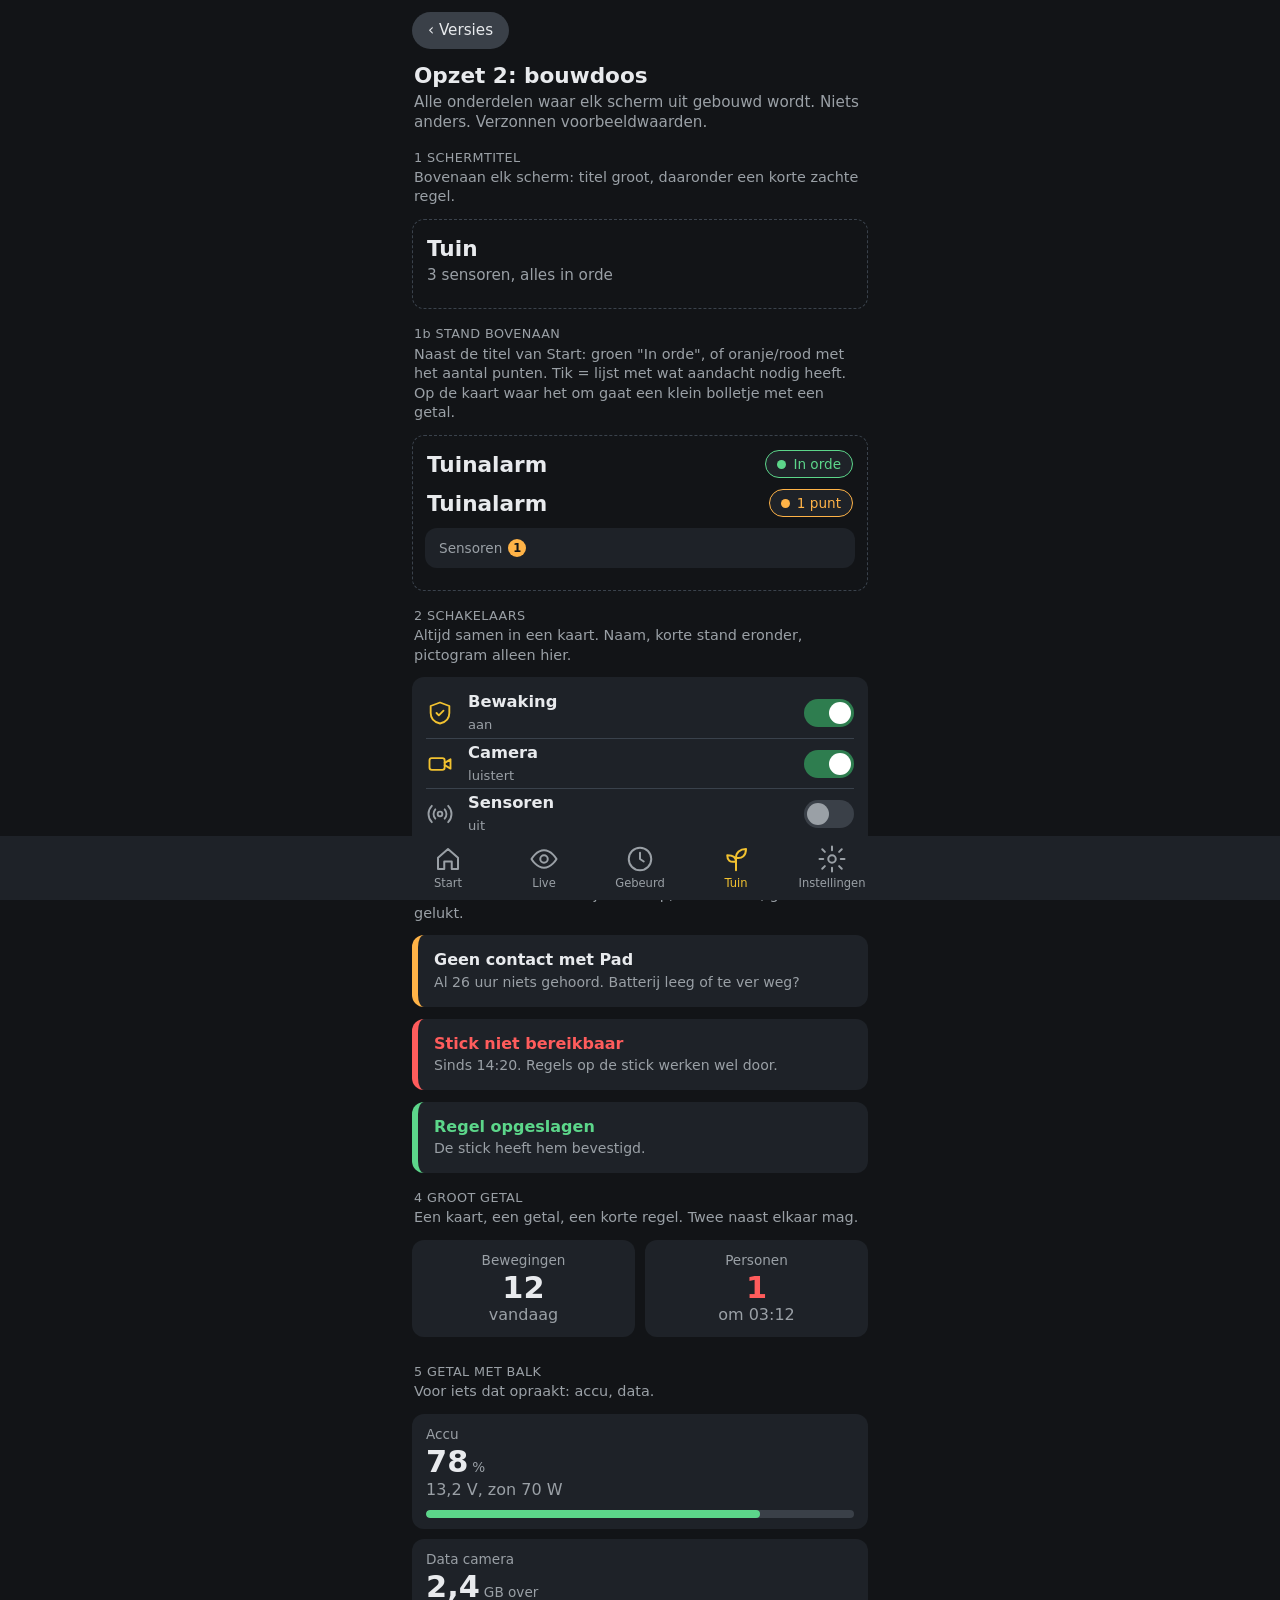
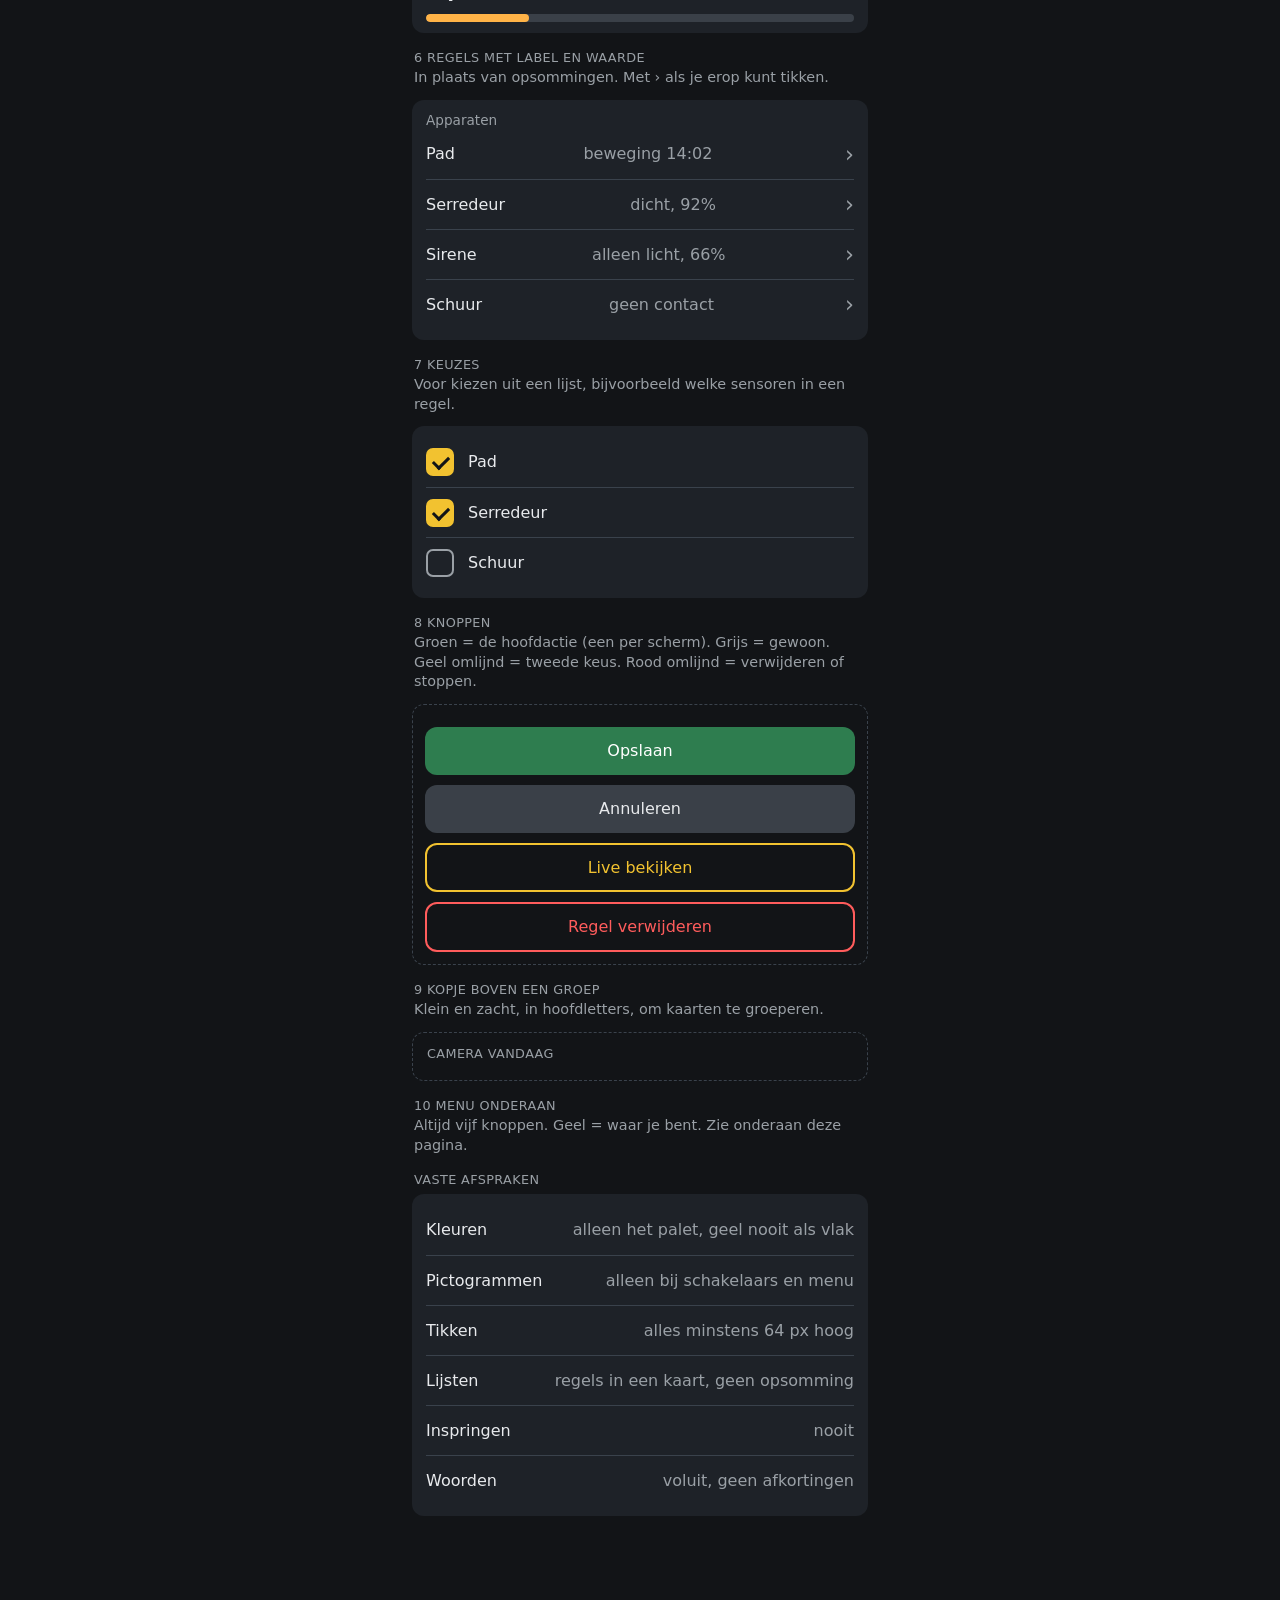
<file: opzet-2-bouwdoos.html>
<!doctype html><html lang="nl"><meta charset="utf-8">
<meta name="viewport" content="width=device-width,initial-scale=1">
<meta name="theme-color" content="#121417">
<link rel="manifest" href="manifest.webmanifest">
<link rel="stylesheet" href="bouwdoos.css">
<title>Opzet 2: bouwdoos</title>
<body>
<a class="terug" href="index.html">‹ Versies</a>
<div class="titel">Opzet 2: bouwdoos</div>
<div class="onder">Alle onderdelen waar elk scherm uit gebouwd wordt. Niets anders. Verzonnen voorbeeldwaarden.</div>

<div class="kop">1  SCHERMTITEL</div>
<div class="uitleg">Bovenaan elk scherm: titel groot, daaronder een korte zachte regel.</div>
<div class="voorbeeld"><div class="titel">Tuin</div><div class="onder">3 sensoren, alles in orde</div></div>

<div class="kop">1b  STAND BOVENAAN</div>
<div class="uitleg">Naast de titel van Start: groen "In orde", of oranje/rood met het aantal punten. Tik = lijst met wat aandacht nodig heeft. Op de kaart waar het om gaat een klein bolletje met een getal.</div>
<div class="voorbeeld"><div class="kopregel"><div class="titel">Tuinalarm</div><a class="status" href="#">In orde</a></div>
<div class="kopregel"><div class="titel">Tuinalarm</div><a class="status let-op" href="#">1 punt</a></div>
<div class="kaart"><div class="label">Sensoren<span class="teken">1</span></div></div></div>

<div class="kop">2  SCHAKELAARS</div>
<div class="uitleg">Altijd samen in een kaart. Naam, korte stand eronder, pictogram alleen hier.</div>
<div class="kaart">
  <div class="schakel">
    <svg class="p accent" viewBox="0 0 24 24"><path d="M12 3l8 3v6c0 5-3.5 8-8 9-4.5-1-8-4-8-9V6z"/><path d="M9 12l2 2 4-4"/></svg>
    <div class="tekst"><b>Bewaking</b><span class="goed">aan</span></div><button class="knopje aan"></button></div>
  <div class="schakel">
    <svg class="p accent" viewBox="0 0 24 24"><rect x="3" y="7" width="13" height="10" rx="2"/><path d="M16 11l5-3v8l-5-3"/></svg>
    <div class="tekst"><b>Camera</b><span class="goed">luistert</span></div><button class="knopje aan"></button></div>
  <div class="schakel">
    <svg class="p" style="color:var(--zacht)" viewBox="0 0 24 24"><circle cx="12" cy="12" r="2"/><path d="M8 8a6 6 0 0 0 0 8M16 8a6 6 0 0 1 0 8M5 5a10 10 0 0 0 0 14M19 5a10 10 0 0 1 0 14"/></svg>
    <div class="tekst"><b>Sensoren</b><span>uit</span></div><button class="knopje"></button></div>
</div>

<div class="kop">3  MELDING</div>
<div class="uitleg">Alleen als er iets is. Oranje = let op, rood = fout, groen = gelukt.</div>
<div class="melding"><b>Geen contact met Pad</b><span>Al 26 uur niets gehoord. Batterij leeg of te ver weg?</span></div>
<div class="melding fout"><b>Stick niet bereikbaar</b><span>Sinds 14:20. Regels op de stick werken wel door.</span></div>
<div class="melding goed"><b>Regel opgeslagen</b><span>De stick heeft hem bevestigd.</span></div>

<div class="kop">4  GROOT GETAL</div>
<div class="uitleg">Een kaart, een getal, een korte regel. Twee naast elkaar mag.</div>
<div class="naast">
  <div class="kaart midden"><div class="label">Bewegingen</div><div class="getal">12</div><div class="zacht">vandaag</div></div>
  <div class="kaart midden"><div class="label">Personen</div><div class="getal fout">1</div><div class="zacht">om 03:12</div></div>
</div>

<div class="kop">5  GETAL MET BALK</div>
<div class="uitleg">Voor iets dat opraakt: accu, data.</div>
<div class="kaart"><div class="label">Accu</div><div class="getal">78<small>%</small></div><div class="zacht">13,2 V, zon 70 W</div><div class="balk"><i style="width:78%"></i></div></div>
<div class="kaart"><div class="label">Data camera</div><div class="getal">2,4<small>GB over</small></div><div class="balk let-op"><i style="width:24%"></i></div></div>

<div class="kop">6  REGELS MET LABEL EN WAARDE</div>
<div class="uitleg">In plaats van opsommingen. Met › als je erop kunt tikken.</div>
<div class="kaart">
  <div class="label">Apparaten</div>
  <div class="regel tik"><span class="naam">Pad</span><span class="waarde accent">beweging 14:02</span></div>
  <div class="regel tik"><span class="naam">Serredeur</span><span class="waarde">dicht, 92%</span></div>
  <div class="regel tik"><span class="naam">Sirene</span><span class="waarde">alleen licht, 66%</span></div>
  <div class="regel tik"><span class="naam">Schuur</span><span class="waarde fout">geen contact</span></div>
</div>

<div class="kop">7  KEUZES</div>
<div class="uitleg">Voor kiezen uit een lijst, bijvoorbeeld welke sensoren in een regel.</div>
<div class="kaart">
  <div class="keuze"><div class="vinkje aan"></div><span>Pad</span></div>
  <div class="keuze"><div class="vinkje aan"></div><span>Serredeur</span></div>
  <div class="keuze"><div class="vinkje"></div><span>Schuur</span></div>
</div>

<div class="kop">8  KNOPPEN</div>
<div class="uitleg">Groen = de hoofdactie (een per scherm). Grijs = gewoon. Geel omlijnd = tweede keus. Rood omlijnd = verwijderen of stoppen.</div>
<div class="voorbeeld">
  <button class="knop hoofd">Opslaan</button>
  <button class="knop">Annuleren</button>
  <button class="knop tweede">Live bekijken</button>
  <button class="knop gevaar">Regel verwijderen</button>
</div>

<div class="kop">9  KOPJE BOVEN EEN GROEP</div>
<div class="uitleg">Klein en zacht, in hoofdletters, om kaarten te groeperen.</div>
<div class="voorbeeld"><div class="kop" style="margin-top:0">CAMERA VANDAAG</div></div>

<div class="kop">10  MENU ONDERAAN</div>
<div class="uitleg">Altijd vijf knoppen. Geel = waar je bent. Zie onderaan deze pagina.</div>

<div class="kop">VASTE AFSPRAKEN</div>
<div class="kaart">
  <div class="regel"><span class="naam">Kleuren</span><span class="waarde">alleen het palet, geel nooit als vlak</span></div>
  <div class="regel"><span class="naam">Pictogrammen</span><span class="waarde">alleen bij schakelaars en menu</span></div>
  <div class="regel"><span class="naam">Tikken</span><span class="waarde">alles minstens 64 px hoog</span></div>
  <div class="regel"><span class="naam">Lijsten</span><span class="waarde">regels in een kaart, geen opsomming</span></div>
  <div class="regel"><span class="naam">Inspringen</span><span class="waarde">nooit</span></div>
  <div class="regel"><span class="naam">Woorden</span><span class="waarde">voluit, geen afkortingen</span></div>
</div>

<nav class="menu">
  <a href="#"><svg class="p" viewBox="0 0 24 24"><path d="M4 11l8-7 8 7v9h-5v-6H9v6H4z"/></svg>Start</a>
  <a href="#"><svg class="p" viewBox="0 0 24 24"><path d="M2 12s4-7 10-7 10 7 10 7-4 7-10 7S2 12 2 12z"/><circle cx="12" cy="12" r="3"/></svg>Live</a>
  <a href="#"><svg class="p" viewBox="0 0 24 24"><circle cx="12" cy="12" r="9"/><path d="M12 7v5l3 2"/></svg>Gebeurd</a>
  <a class="actief" href="#"><svg class="p" viewBox="0 0 24 24"><path d="M12 21V11"/><path d="M12 11c0-4 3-7 8-7 0 5-3 8-8 7z"/><path d="M12 14c0-3-2-5-7-5 0 4 2 6 7 5z"/></svg>Tuin</a>
  <a href="#"><svg class="p" viewBox="0 0 24 24"><circle cx="12" cy="12" r="3"/><path d="M12 2v3M12 19v3M4.2 4.2l2.1 2.1M17.7 17.7l2.1 2.1M2 12h3M19 12h3M4.2 19.8l2.1-2.1M17.7 6.3l2.1-2.1"/></svg>Instellingen</a>
</nav>
</body></html>
</file>
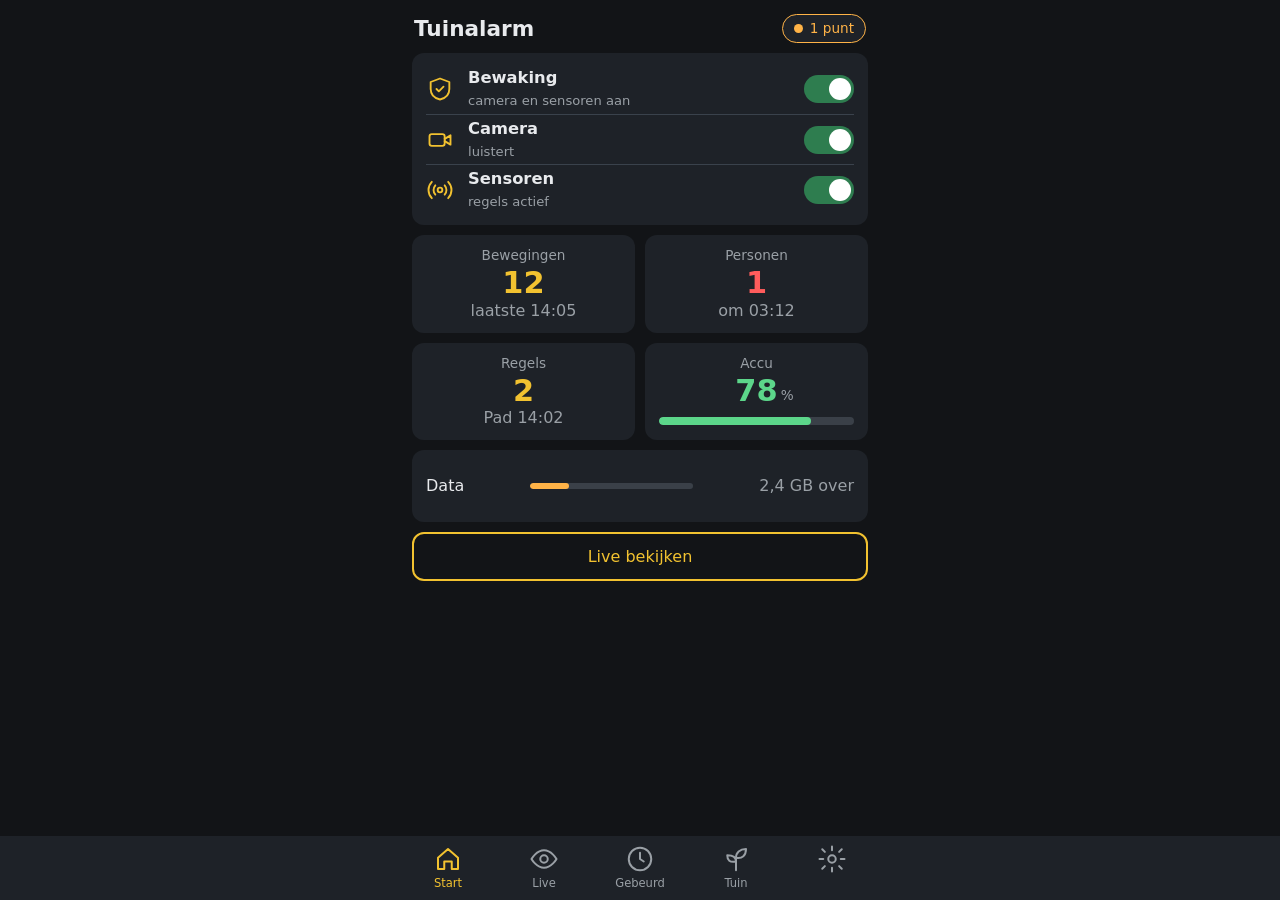
<file: proef.html>
<!doctype html><html lang="nl"><meta charset="utf-8">
<meta name="viewport" content="width=device-width,initial-scale=1,viewport-fit=cover">
<meta name="theme-color" content="#121417">
<link rel="manifest" href="manifest.webmanifest">
<link rel="icon" href="icon-192.png">
<link rel="stylesheet" href="bouwdoos.css">
<title>Tuinalarm proef</title>
<style>
/* alleen schermwissel; alle opmaak komt uit bouwdoos.css */
.scherm{display:none}.scherm.zicht{display:block}
.beeld{aspect-ratio:16/9;background:#000;border-radius:var(--rand);display:flex;align-items:center;justify-content:center;color:var(--zacht);margin-bottom:12px}
</style>
<body>

<!-- ======================= START ======================= -->
<section class="scherm" id="start">
  <div class="kopregel"><div class="titel">Tuinalarm</div><a class="status let-op" href="#aandacht">1 punt</a></div>

  <div class="kaart">
    <div class="schakel">
      <svg class="p accent" viewBox="0 0 24 24"><path d="M12 3l8 3v6c0 5-3.5 8-8 9-4.5-1-8-4-8-9V6z"/><path d="M9 12l2 2 4-4"/></svg>
      <div class="tekst"><b>Bewaking</b><span data-aan="camera en sensoren aan" data-uit="Ik ben er: alles uit">camera en sensoren aan</span></div><button class="knopje aan"></button></div>
    <div class="schakel">
      <svg class="p accent" viewBox="0 0 24 24"><rect x="3" y="7" width="13" height="10" rx="2"/><path d="M16 11l5-3v8l-5-3"/></svg>
      <div class="tekst"><b>Camera</b><span data-aan="luistert" data-uit="uit">luistert</span></div><button class="knopje aan"></button></div>
    <div class="schakel">
      <svg class="p accent" viewBox="0 0 24 24"><circle cx="12" cy="12" r="2"/><path d="M8 8a6 6 0 0 0 0 8M16 8a6 6 0 0 1 0 8M5 5a10 10 0 0 0 0 14M19 5a10 10 0 0 1 0 14"/></svg>
      <div class="tekst"><b>Sensoren</b><span data-aan="regels actief" data-uit="uit">regels actief</span></div><button class="knopje aan"></button></div>
  </div>

  <div class="naast">
    <div class="kaart midden" onclick="ga('gebeurd')"><div class="label">Bewegingen</div><div class="getal accent">12</div><div class="zacht">laatste 14:05</div></div>
    <div class="kaart midden" onclick="ga('gebeurd')"><div class="label">Personen</div><div class="getal fout">1</div><div class="zacht">om 03:12</div></div>
  </div>
  <div class="naast">
    <div class="kaart midden" onclick="ga('gebeurd')"><div class="label">Regels</div><div class="getal accent">2</div><div class="zacht">Pad 14:02</div></div>
    <div class="kaart midden" onclick="ga('tuin')"><div class="label">Accu</div><div class="getal goed">78<small>%</small></div><div class="balk"><i style="width:78%"></i></div></div>
  </div>

  <div class="kaart" onclick="ga('instellingen')">
    <div class="regel"><span class="naam">Data</span><div class="balk let-op"><i style="width:24%"></i></div><span class="waarde">2,4 GB over</span></div>
  </div>

  <button class="knop tweede" onclick="ga('live')">Live bekijken</button>
</section>

<!-- ---- start: wat aandacht nodig heeft ---- -->
<section class="scherm" id="aandacht">
  <a class="terug" href="#start">‹ Start</a>
  <div class="titel">Aandacht</div>
  <div class="onder">1 punt</div>
  <div class="melding" onclick="ga('apparaat')"><b>Geen contact met Schuur</b><span>Al 26 uur niets gehoord. Batterij leeg of te ver weg?</span></div>
  <div class="onder" style="margin-top:14px">Is alles in orde, dan staat er bovenaan op Start een groen bolletje met "In orde".</div>
</section>

<!-- ======================= LIVE ======================= -->
<section class="scherm" id="live">
  <div class="titel">Live</div>
  <div class="onder">Camera tuin, verbonden</div>
  <div class="beeld">camerabeeld</div>
  <div class="kaart">
    <div class="schakel">
      <svg class="p accent" viewBox="0 0 24 24"><rect x="9" y="3" width="6" height="11" rx="3"/><path d="M5 11a7 7 0 0 0 14 0M12 18v3"/></svg>
      <div class="tekst"><b>Praten</b><span data-aan="de camera spreekt" data-uit="uit">uit</span></div><button class="knopje"></button></div>
    <div class="schakel">
      <svg class="p accent" viewBox="0 0 24 24"><path d="M4 15v-3a8 8 0 0 1 16 0v3"/><rect x="3" y="14" width="4" height="6" rx="1.5"/><rect x="17" y="14" width="4" height="6" rx="1.5"/></svg>
      <div class="tekst"><b>Luisteren</b><span data-aan="je hoort de tuin" data-uit="uit">je hoort de tuin</span></div><button class="knopje aan"></button></div>
    <div class="schakel">
      <svg class="p accent" viewBox="0 0 24 24"><path d="M9 18h6M10 21h4M12 3a6 6 0 0 0-4 10.5c.8.8 1 1.5 1 2.5h6c0-1 .2-1.7 1-2.5A6 6 0 0 0 12 3z"/></svg>
      <div class="tekst"><b>Lamp</b><span data-aan="aan" data-uit="uit">uit</span></div><button class="knopje"></button></div>
  </div>
  <div class="kaart"><div class="regel tik"><span class="naam">Camera draaien</span><span class="waarde"></span></div></div>
  <button class="knop">Opnieuw verbinden</button>
</section>

<!-- ======================= GEBEURD ======================= -->
<section class="scherm" id="gebeurd">
  <div class="titel">Gebeurd</div>
  <div class="onder">Alles wat er was, nieuwste bovenaan</div>
  <div class="kaart"><div class="regel tik" onclick="filter(this)"><span class="naam">Toon</span><span class="waarde accent" id="filtertekst">alles</span></div></div>

  <div class="kop">VANDAAG</div>
  <div class="kaart">
    <div class="regel tik" data-soort="camera"><span class="naam">14:05  Beweging bij de camera</span><span class="waarde">opname</span></div>
    <div class="regel tik" data-soort="regel"><span class="naam">14:02  Pad: sirene licht</span><span class="waarde">regel</span></div>
    <div class="regel" data-soort="sensor"><span class="naam">11:40  Serredeur open</span><span class="waarde">sensor</span></div>
    <div class="regel tik" data-soort="persoon"><span class="naam fout">03:12  Persoon bij de camera</span><span class="waarde fout">opname</span></div>
  </div>
  <div class="kop">GISTEREN</div>
  <div class="kaart">
    <div class="regel" data-soort="sensor"><span class="naam let-op">21:15  Geen contact met Schuur</span><span class="waarde">melding</span></div>
    <div class="regel tik" data-soort="camera"><span class="naam">17:48  Beweging bij de camera</span><span class="waarde">opname</span></div>
    <div class="regel tik" data-soort="regel"><span class="naam">06:31  Pad en Serredeur: licht en camera</span><span class="waarde">regel</span></div>
  </div>
</section>

<!-- ======================= TUIN ======================= -->
<section class="scherm" id="tuin">
  <div class="titel">Tuin</div>
  <div class="onder">4 sensoren, 1 zonder contact</div>

  <div class="kop">APPARATEN</div>
  <div class="kaart">
    <div class="regel tik" onclick="ga('apparaat')"><span class="naam">Pad</span><span class="waarde accent">beweging 14:02</span></div>
    <div class="regel tik"><span class="naam">Serredeur</span><span class="waarde">dicht, 92%</span></div>
    <div class="regel tik"><span class="naam">Achterom</span><span class="waarde">rustig, 100%</span></div>
    <div class="regel tik"><span class="naam">Schuur</span><span class="waarde fout">geen contact</span></div>
    <div class="regel tik"><span class="naam">Sirene</span><span class="waarde">alleen licht, 66%</span></div>
    <div class="regel tik"><span class="naam">Accu</span><span class="waarde">78%, zon 70 W</span></div>
  </div>

  <div class="kop">REGELS</div>
  <div class="kaart">
    <div class="regel tik" onclick="ga('regel')"><span class="naam">Pad: licht</span><span class="waarde goed">aan</span></div>
    <div class="regel tik" onclick="ga('regel')"><span class="naam">Pad en Serredeur: licht en camera</span><span class="waarde goed">aan</span></div>
    <div class="regel tik" onclick="ga('regel')"><span class="naam">Achterom 's nachts: geluid</span><span class="waarde">uit</span></div>
  </div>
  <button class="knop tweede" onclick="ga('regel')">Nieuwe regel</button>

  <div class="kop">BEHEER</div>
  <div class="kaart">
    <div class="regel tik"><span class="naam">Nieuw apparaat koppelen</span><span class="waarde"></span></div>
    <div class="regel tik"><span class="naam">Meterkast (Zigbee2MQTT)</span><span class="waarde"></span></div>
    <div class="regel tik"><span class="naam">Noodweg: wifi van de stick</span><span class="waarde"></span></div>
  </div>
</section>

<!-- ---- tuin: een apparaat ---- -->
<section class="scherm" id="apparaat">
  <a class="terug" href="#tuin">‹ Tuin</a>
  <div class="titel">Pad</div>
  <div class="onder">Bewegingsmelder</div>
  <div class="kaart">
    <div class="regel"><span class="naam">Laatste beweging</span><span class="waarde accent">14:02</span></div>
    <div class="regel"><span class="naam">Batterij</span><span class="waarde">92%</span></div>
    <div class="regel"><span class="naam">Contact</span><span class="waarde goed">goed</span></div>
  </div>
  <div class="kop">INSTELLINGEN</div>
  <div class="kaart">
    <div class="regel tik"><span class="naam">Gevoeligheid</span><span class="waarde">middel</span></div>
    <div class="regel tik"><span class="naam">Aan-tijd</span><span class="waarde">60 seconden</span></div>
    <div class="regel tik"><span class="naam">Naam</span><span class="waarde">Pad</span></div>
  </div>
  <div class="kop">GEBRUIKT IN</div>
  <div class="kaart">
    <div class="regel tik" onclick="ga('regel')"><span class="naam">Pad: licht</span><span class="waarde goed">aan</span></div>
    <div class="regel tik" onclick="ga('regel')"><span class="naam">Pad en Serredeur: licht en camera</span><span class="waarde goed">aan</span></div>
  </div>
  <button class="knop gevaar">Apparaat verwijderen</button>
</section>

<!-- ---- tuin: een regel ---- -->
<section class="scherm" id="regel">
  <a class="terug" href="#tuin">‹ Tuin</a>
  <div class="titel">Regel</div>
  <div class="onder">Wordt op de stick bewaard en uitgevoerd</div>

  <div class="kaart">
    <div class="schakel"><div class="tekst"><b>Regel aan</b><span data-aan="gaat af als de sensoren iets zien" data-uit="doet niets">gaat af als de sensoren iets zien</span></div><button class="knopje aan"></button></div>
    <div class="regel tik"><span class="naam">Naam</span><span class="waarde">Pad en Serredeur</span></div>
  </div>

  <div class="kop">ALS DEZE SENSOREN IETS ZIEN</div>
  <div class="kaart">
    <div class="keuze"><div class="vinkje aan"></div><span>Pad</span></div>
    <div class="keuze"><div class="vinkje aan"></div><span>Serredeur</span></div>
    <div class="keuze"><div class="vinkje"></div><span>Achterom</span></div>
    <div class="keuze"><div class="vinkje"></div><span>Schuur</span></div>
    <div class="regel tik"><span class="naam">Tegelijk binnen</span><span class="waarde">30 seconden</span></div>
  </div>

  <div class="kop">DAN</div>
  <div class="kaart">
    <div class="keuze"><div class="vinkje aan"></div><span>Sirene: licht</span></div>
    <div class="keuze"><div class="vinkje"></div><span>Sirene: geluid</span></div>
    <div class="keuze"><div class="vinkje aan"></div><span>Camera wekken</span></div>
    <div class="regel tik"><span class="naam">Hoe lang</span><span class="waarde">1 minuut</span></div>
  </div>

  <div class="kop">WANNEER</div>
  <div class="kaart">
    <div class="keuze"><div class="vinkje"></div><span>Altijd</span></div>
    <div class="regel tik"><span class="naam">Van</span><span class="waarde">22:00</span></div>
    <div class="regel tik"><span class="naam">Tot</span><span class="waarde">06:00</span></div>
  </div>

  <button class="knop hoofd" onclick="ga('tuin')">Opslaan</button>
  <button class="knop" onclick="ga('tuin')">Annuleren</button>
  <button class="knop gevaar">Regel verwijderen</button>
</section>

<!-- ======================= INSTELLINGEN ======================= -->
<section class="scherm" id="instellingen">
  <div class="titel">Instellingen</div>
  <div class="onder">Versie 3.0 (proef)</div>

  <div class="kop">CAMERA</div>
  <div class="kaart">
    <div class="regel tik"><span class="naam">Account en camera</span><span class="waarde goed">verbonden</span></div>
    <div class="regel tik"><span class="naam">Nacht</span><span class="waarde">22:00 tot 07:00</span></div>
    <div class="regel tik"><span class="naam">Sirene van de camera</span><span class="waarde">alleen 's nachts</span></div>
    <div class="regel tik"><span class="naam">Bewegingsgevoeligheid</span><span class="waarde">midden</span></div>
    <div class="regel tik"><span class="naam">Nachtzicht</span><span class="waarde">automatisch</span></div>
    <div class="regel tik"><span class="naam">Volume</span><span class="waarde">80%</span></div>
    <div class="regel tik"><span class="naam">Draaien</span><span class="waarde">kleine stappen</span></div>
    <div class="regel tik"><span class="naam">Klok gelijkzetten</span><span class="waarde"></span></div>
  </div>

  <div class="kop">OPNAMES</div>
  <div class="kaart">
    <div class="regel tik"><span class="naam">Bewaren op de telefoon</span><span class="waarde">tot 2 GB</span></div>
  </div>

  <div class="kop">DATA</div>
  <div class="kaart"><div class="label">SIM camera</div><div class="getal">2,4<small>GB over</small></div><div class="balk let-op"><i style="width:24%"></i></div></div>
  <div class="kaart"><div class="label">SIM stick</div><div class="getal">0,3<small>GB deze maand</small></div><div class="balk"><i style="width:6%"></i></div></div>

  <div class="kop">TELEFOON</div>
  <div class="kaart">
    <div class="regel tik"><span class="naam">Toestemmingen</span><span class="waarde goed">in orde</span></div>
    <div class="regel tik"><span class="naam">Batterijbesparing</span><span class="waarde goed">uit</span></div>
  </div>

  <div class="kop">ONDERHOUD</div>
  <div class="kaart">
    <div class="regel tik"><span class="naam">Test en logboek</span><span class="waarde"></span></div>
    <div class="regel tik" onclick="location.href='index.html'"><span class="naam">Terug naar het versiemenu</span><span class="waarde"></span></div>
  </div>
</section>

<nav class="menu">
  <a href="#start" data-s="start"><svg class="p" viewBox="0 0 24 24"><path d="M4 11l8-7 8 7v9h-5v-6H9v6H4z"/></svg>Start</a>
  <a href="#live" data-s="live"><svg class="p" viewBox="0 0 24 24"><path d="M2 12s4-7 10-7 10 7 10 7-4 7-10 7S2 12 2 12z"/><circle cx="12" cy="12" r="3"/></svg>Live</a>
  <a href="#gebeurd" data-s="gebeurd"><svg class="p" viewBox="0 0 24 24"><circle cx="12" cy="12" r="9"/><path d="M12 7v5l3 2"/></svg>Gebeurd</a>
  <a href="#tuin" data-s="tuin"><svg class="p" viewBox="0 0 24 24"><path d="M12 21V11"/><path d="M12 11c0-4 3-7 8-7 0 5-3 8-8 7z"/><path d="M12 14c0-3-2-5-7-5 0 4 2 6 7 5z"/></svg>Tuin</a>
  <a href="#instellingen" data-s="instellingen" aria-label="Instellingen"><svg class="p" viewBox="0 0 24 24"><circle cx="12" cy="12" r="3"/><path d="M12 2v3M12 19v3M4.2 4.2l2.1 2.1M17.7 17.7l2.1 2.1M2 12h3M19 12h3M4.2 19.8l2.1-2.1M17.7 6.3l2.1-2.1"/></svg></a>
</nav>

<script>
// schermen wisselen via het adres (#start, #tuin, ...); sub-schermen horen bij hun menuknop
const HOORT = {apparaat:'tuin', regel:'tuin', aandacht:'start'};
function toon(){
  const s = (location.hash || '#start').slice(1);
  const doel = document.getElementById(s) ? s : 'start';
  document.querySelectorAll('.scherm').forEach(x => x.classList.toggle('zicht', x.id === doel));
  const knop = HOORT[doel] || doel;
  document.querySelectorAll('.menu a').forEach(a => a.classList.toggle('actief', a.dataset.s === knop));
  window.scrollTo(0, 0);
}
function ga(s){ location.hash = s; }
addEventListener('hashchange', toon); toon();

// schakelaars en vinkjes doen echt iets (alleen hier op het scherm)
document.querySelectorAll('.knopje').forEach(k => k.addEventListener('click', () => {
  k.classList.toggle('aan');
  const t = k.parentElement.querySelector('.tekst span');
  if (t && t.dataset.aan) { const aan = k.classList.contains('aan');
    t.textContent = aan ? t.dataset.aan : t.dataset.uit; t.className = aan ? 'goed' : ''; }
}));
document.querySelectorAll('.keuze').forEach(k => k.addEventListener('click', () => k.querySelector('.vinkje').classList.toggle('aan')));

// filter in Gebeurd: alles, personen, regels, camera
const FILTERS = [['alles', null], ['personen', ['persoon']], ['regels', ['regel']], ['camera', ['camera','persoon']], ['sensoren', ['sensor']]];
let f = 0;
function filter(){
  f = (f + 1) % FILTERS.length;
  document.getElementById('filtertekst').textContent = FILTERS[f][0];
  document.querySelectorAll('#gebeurd [data-soort]').forEach(r =>
    r.style.display = !FILTERS[f][1] || FILTERS[f][1].includes(r.dataset.soort) ? '' : 'none');
}
if ('serviceWorker' in navigator) navigator.serviceWorker.register('sw.js');
</script>
</body></html>
</file>
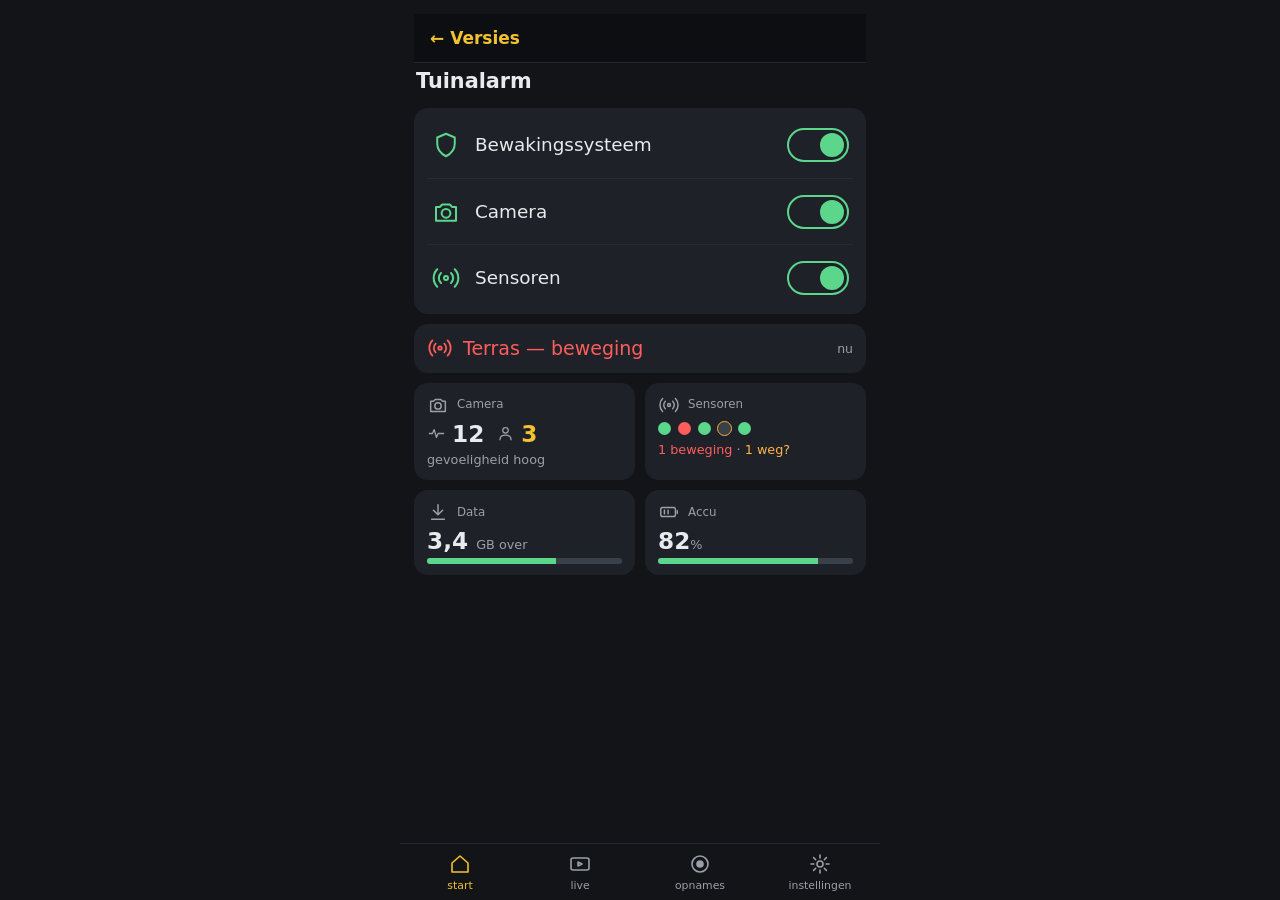
<file: start-b-groot.html>
<!doctype html>
<html lang="nl">
<meta charset="utf-8">
<meta name="viewport" content="width=device-width,initial-scale=1">
<meta name="theme-color" content="#121417">
<link rel="manifest" href="manifest.webmanifest">
<link rel="icon" href="icon-192.png">
<link rel="apple-touch-icon" href="icon-192.png">
<meta name="mobile-web-app-capable" content="yes">
<meta name="apple-mobile-web-app-capable" content="yes">
<meta name="apple-mobile-web-app-title" content="Tuinalarm">
<title>Tuinalarm - schakelaars onder elkaar</title>
<style>
:root{--bg:#121417;--kaart:#1e2228;--grijs:#3a4048;--tekst:#e8eaed;--zacht:#9aa0a6;
--geel:#f2c230;--groen:#5cd68a;--oranje:#ffb347;--rood:#ff5c5c;color-scheme:dark}
*{box-sizing:border-box;margin:0;padding:0;-webkit-tap-highlight-color:transparent}
body{background:var(--bg);color:var(--tekst);font:clamp(16px,4.2vw,19px)/1.4 system-ui,sans-serif;
max-width:30rem;margin:0 auto;padding:14px 14px 90px}
h1{font-size:1.3rem;margin:4px 2px 12px}
svg{width:26px;height:26px;fill:none;stroke:currentColor;stroke-width:1.6;
stroke-linecap:round;stroke-linejoin:round;flex:none}
.kaart{background:var(--kaart);border-radius:14px;padding:11px 13px;margin-bottom:10px}
.lab{color:var(--zacht);font-size:.74rem}
.rij{display:flex;gap:10px}.rij>*{flex:1;min-width:0}

/* schakelaars: drie grote rijen onder elkaar */
.sch{display:flex;align-items:center;gap:14px;width:100%;background:none;border:0;
color:var(--tekst);font:inherit;padding:14px 4px;min-height:66px;text-align:left;cursor:pointer}
.sch+.sch{border-top:1px solid #272c33}
.sch svg{width:30px;height:30px;color:var(--zacht)}
.sch .naam{flex:1;font-size:1.15rem}
.tog{width:62px;height:34px;border-radius:999px;border:2px solid var(--grijs);position:relative;flex:none}
.tog::after{content:"";position:absolute;left:3px;top:3px;width:24px;height:24px;border-radius:50%;background:var(--grijs)}
.sch.aan svg{color:var(--groen)}
.sch.aan .tog{border-color:var(--groen)}
.sch.aan .tog::after{left:auto;right:3px;background:var(--groen)}

/* tegels */
.tegel{display:flex;flex-direction:column;gap:6px}
.kop{display:flex;align-items:center;gap:8px;color:var(--zacht)}
.kop svg{width:22px;height:22px}
.kop span{font-size:.74rem}
.groot{font-size:1.45rem;font-weight:700;line-height:1}
.klein{font-size:.8rem;color:var(--zacht);font-weight:400}
.paar{display:flex;align-items:center;gap:6px}
.paar svg{width:19px;height:19px;color:var(--zacht)}
.paar+.paar{margin-left:12px}
.regel{display:flex;align-items:center}
.balk{height:6px;background:var(--grijs);border-radius:3px;overflow:hidden}
.balk i{display:block;height:100%;background:var(--groen)}
.stippen{display:flex;gap:7px;flex-wrap:wrap}
.stippen b{width:13px;height:13px;border-radius:50%;background:var(--groen)}
.stippen b.r{background:var(--rood)}.stippen b.x{background:var(--grijs);outline:1.5px solid var(--oranje)}
.groen{color:var(--groen)}.rood{color:var(--rood)}.geel{color:var(--geel)}.oranje{color:var(--oranje)}

.melding{display:flex;align-items:center;gap:10px;color:var(--rood)}
.melding span{flex:1}
.melding small{color:var(--zacht);font-size:.78rem}

.nav{position:fixed;left:0;right:0;bottom:0;background:var(--bg);border-top:1px solid #23272e;
display:flex;max-width:30rem;margin:0 auto}
.nav div{flex:1;text-align:center;padding:8px 0 7px;font-size:.68rem;color:var(--zacht)}
.nav div svg{display:block;margin:0 auto 2px;width:24px;height:24px}
.nav div.aan{color:var(--geel)}
</style>
<style>.terug{position:sticky;top:0;z-index:99;display:block;background:#0c0e11;color:#f2c230;padding:14px 16px;text-decoration:none;font:600 17px system-ui;border-bottom:1px solid #23272e}</style>
<a class="terug" href="./">&larr; Versies</a>


<svg width="0" height="0" style="position:absolute">
 <defs>
  <symbol id="schild" viewBox="0 0 24 24"><path d="M12 3l7 3v5c0 5-3 8-7 10-4-2-7-5-7-10V6z"/></symbol>
  <symbol id="camera" viewBox="0 0 24 24"><path d="M4 8h3l2-2h6l2 2h3v11H4z"/><circle cx="12" cy="13" r="3.5"/></symbol>
  <symbol id="sensor" viewBox="0 0 24 24"><circle cx="12" cy="12" r="1.6"/><path d="M8 8a5.5 5.5 0 0 0 0 8M16 8a5.5 5.5 0 0 1 0 8M5 5a10 10 0 0 0 0 14M19 5a10 10 0 0 1 0 14"/></symbol>
  <symbol id="persoon" viewBox="0 0 24 24"><circle cx="12" cy="8" r="3.5"/><path d="M5 20c0-4 3-6 7-6s7 2 7 6"/></symbol>
  <symbol id="pir" viewBox="0 0 24 24"><path d="M3 12h4l2-5 3 10 2-5h7"/></symbol>
  <symbol id="data" viewBox="0 0 24 24"><path d="M12 4v11M7 10l5 5 5-5M5 20h14"/></symbol>
  <symbol id="accu" viewBox="0 0 24 24"><rect x="3" y="7" width="16" height="10" rx="2"/><path d="M21 10.5v3M7 10v4M11 10v4"/></symbol>
  <symbol id="start" viewBox="0 0 24 24"><path d="M4 11l8-7 8 7v9H4z"/></symbol>
  <symbol id="live" viewBox="0 0 24 24"><rect x="3" y="6" width="18" height="12" rx="2"/><path d="M10 10l4 2-4 2z"/></symbol>
  <symbol id="opn" viewBox="0 0 24 24"><circle cx="12" cy="12" r="8"/><circle cx="12" cy="12" r="3" fill="currentColor"/></symbol>
  <symbol id="inst" viewBox="0 0 24 24"><circle cx="12" cy="12" r="3"/><path d="M12 3v3M12 18v3M3 12h3M18 12h3M5.6 5.6l2.1 2.1M16.3 16.3l2.1 2.1M18.4 5.6l-2.1 2.1M7.7 16.3l-2.1 2.1"/></symbol>
 </defs>
</svg>

<h1>Tuinalarm</h1>

<div class="kaart" style="padding:4px 13px">
  <button class="sch aan"><svg><use href="#schild"/></svg><span class="naam">Bewakingssysteem</span><span class="tog"></span></button>
  <button class="sch aan"><svg><use href="#camera"/></svg><span class="naam">Camera</span><span class="tog"></span></button>
  <button class="sch aan"><svg><use href="#sensor"/></svg><span class="naam">Sensoren</span><span class="tog"></span></button>
</div>

<div class="kaart melding">
  <svg><use href="#sensor"/></svg><span>Terras — beweging</span><small>nu</small>
</div>

<div class="rij">
  <div class="kaart tegel">
    <div class="kop"><svg><use href="#camera"/></svg><span>Camera</span></div>
    <div class="regel">
      <div class="paar"><svg><use href="#pir"/></svg><span class="groot">12</span></div>
      <div class="paar"><svg><use href="#persoon"/></svg><span class="groot geel">3</span></div>
    </div>
    <div class="klein">gevoeligheid hoog</div>
  </div>
  <div class="kaart tegel">
    <div class="kop"><svg><use href="#sensor"/></svg><span>Sensoren</span></div>
    <div class="stippen"><b></b><b class="r"></b><b></b><b class="x"></b><b></b></div>
    <div class="klein"><span class="rood">1 beweging</span> · <span class="oranje">1 weg?</span></div>
  </div>
</div>

<div class="rij">
  <div class="kaart tegel">
    <div class="kop"><svg><use href="#data"/></svg><span>Data</span></div>
    <div class="groot">3,4 <span class="klein">GB over</span></div>
    <div class="balk"><i style="width:66%"></i></div>
  </div>
  <div class="kaart tegel">
    <div class="kop"><svg><use href="#accu"/></svg><span>Accu</span></div>
    <div class="groot">82<span class="klein">%</span></div>
    <div class="balk"><i style="width:82%"></i></div>
  </div>
</div>

<div class="nav">
  <div class="aan"><svg><use href="#start"/></svg>start</div>
  <div><svg><use href="#live"/></svg>live</div>
  <div><svg><use href="#opn"/></svg>opnames</div>
  <div><svg><use href="#inst"/></svg>instellingen</div>
</div>

<script>
document.querySelectorAll(".sch").forEach(b =>
  b.addEventListener("click", () => b.classList.toggle("aan")));
</script>
<script>
if ('serviceWorker' in navigator) navigator.serviceWorker.register('sw.js');
</script>
</html>
</file>
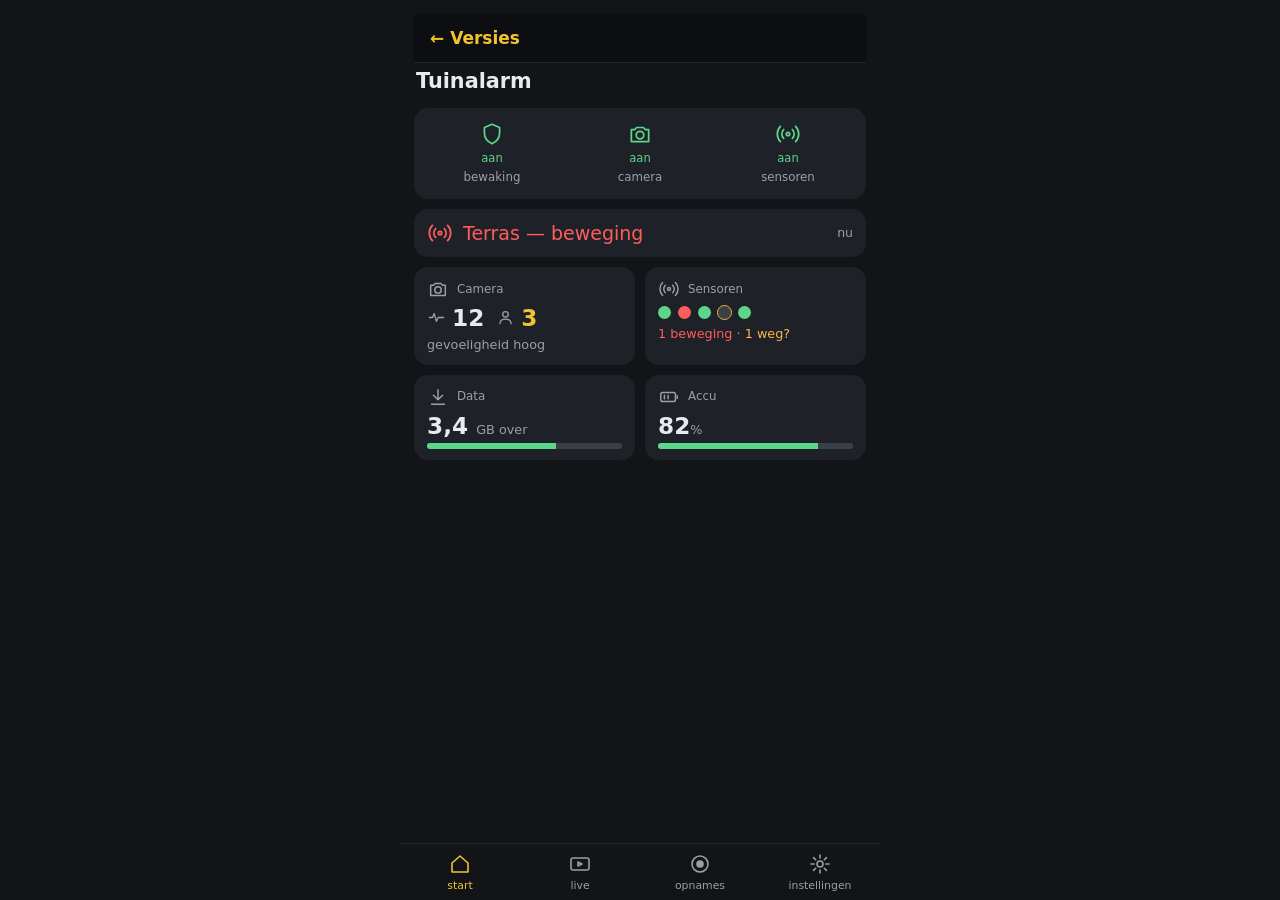
<file: start-b.html>
<!doctype html>
<html lang="nl">
<meta charset="utf-8">
<meta name="viewport" content="width=device-width,initial-scale=1">
<meta name="theme-color" content="#121417">
<link rel="manifest" href="manifest.webmanifest">
<title>Tuinalarm</title>
<style>
:root{--bg:#121417;--kaart:#1e2228;--grijs:#3a4048;--tekst:#e8eaed;--zacht:#9aa0a6;
--geel:#f2c230;--groen:#5cd68a;--oranje:#ffb347;--rood:#ff5c5c;color-scheme:dark}
*{box-sizing:border-box;margin:0;padding:0;-webkit-tap-highlight-color:transparent}
body{background:var(--bg);color:var(--tekst);font:clamp(16px,4.2vw,19px)/1.4 system-ui,sans-serif;
max-width:30rem;margin:0 auto;padding:14px 14px 90px}
h1{font-size:1.3rem;margin:4px 2px 12px}
svg{width:26px;height:26px;fill:none;stroke:currentColor;stroke-width:1.6;
stroke-linecap:round;stroke-linejoin:round;flex:none}
.kaart{background:var(--kaart);border-radius:14px;padding:11px 13px;margin-bottom:10px}
.lab{color:var(--zacht);font-size:.74rem}
.rij{display:flex;gap:10px}.rij>*{flex:1;min-width:0}

/* schakelaars: een rustige rij, tik om te wisselen */
.aan3{display:flex;padding:4px}
.aan3 button{flex:1;background:none;border:0;color:var(--zacht);font:inherit;
display:flex;flex-direction:column;align-items:center;gap:3px;padding:9px 2px;border-radius:11px;cursor:pointer}
.aan3 button .t{font-size:.72rem}
.aan3 button.aan{color:var(--groen)}
.aan3 button.aan .t::before{content:"aan";}
.aan3 button:not(.aan) .t::before{content:"uit";}
.aan3 button:active{background:#272c33}

/* tegels */
.tegel{display:flex;flex-direction:column;gap:6px}
.kop{display:flex;align-items:center;gap:8px;color:var(--zacht)}
.kop svg{width:22px;height:22px}
.kop span{font-size:.74rem}
.groot{font-size:1.45rem;font-weight:700;line-height:1}
.klein{font-size:.8rem;color:var(--zacht);font-weight:400}
.paar{display:flex;align-items:center;gap:6px}
.paar svg{width:19px;height:19px;color:var(--zacht)}
.paar+.paar{margin-left:12px}
.regel{display:flex;align-items:center}
.balk{height:6px;background:var(--grijs);border-radius:3px;overflow:hidden}
.balk i{display:block;height:100%;background:var(--groen)}
.stippen{display:flex;gap:7px;flex-wrap:wrap}
.stippen b{width:13px;height:13px;border-radius:50%;background:var(--groen)}
.stippen b.r{background:var(--rood)}.stippen b.x{background:var(--grijs);outline:1.5px solid var(--oranje)}
.groen{color:var(--groen)}.rood{color:var(--rood)}.geel{color:var(--geel)}.oranje{color:var(--oranje)}

.melding{display:flex;align-items:center;gap:10px;color:var(--rood)}
.melding span{flex:1}
.melding small{color:var(--zacht);font-size:.78rem}

.nav{position:fixed;left:0;right:0;bottom:0;background:var(--bg);border-top:1px solid #23272e;
display:flex;max-width:30rem;margin:0 auto}
.nav div{flex:1;text-align:center;padding:8px 0 7px;font-size:.68rem;color:var(--zacht)}
.nav div svg{display:block;margin:0 auto 2px;width:24px;height:24px}
.nav div.aan{color:var(--geel)}
</style>
<style>.terug{position:sticky;top:0;z-index:99;display:block;background:#0c0e11;color:#f2c230;padding:14px 16px;text-decoration:none;font:600 17px system-ui;border-bottom:1px solid #23272e}</style>
<a class="terug" href="./">&larr; Versies</a>


<svg width="0" height="0" style="position:absolute">
 <defs>
  <symbol id="schild" viewBox="0 0 24 24"><path d="M12 3l7 3v5c0 5-3 8-7 10-4-2-7-5-7-10V6z"/></symbol>
  <symbol id="camera" viewBox="0 0 24 24"><path d="M4 8h3l2-2h6l2 2h3v11H4z"/><circle cx="12" cy="13" r="3.5"/></symbol>
  <symbol id="sensor" viewBox="0 0 24 24"><circle cx="12" cy="12" r="1.6"/><path d="M8 8a5.5 5.5 0 0 0 0 8M16 8a5.5 5.5 0 0 1 0 8M5 5a10 10 0 0 0 0 14M19 5a10 10 0 0 1 0 14"/></symbol>
  <symbol id="persoon" viewBox="0 0 24 24"><circle cx="12" cy="8" r="3.5"/><path d="M5 20c0-4 3-6 7-6s7 2 7 6"/></symbol>
  <symbol id="pir" viewBox="0 0 24 24"><path d="M3 12h4l2-5 3 10 2-5h7"/></symbol>
  <symbol id="data" viewBox="0 0 24 24"><path d="M12 4v11M7 10l5 5 5-5M5 20h14"/></symbol>
  <symbol id="accu" viewBox="0 0 24 24"><rect x="3" y="7" width="16" height="10" rx="2"/><path d="M21 10.5v3M7 10v4M11 10v4"/></symbol>
  <symbol id="start" viewBox="0 0 24 24"><path d="M4 11l8-7 8 7v9H4z"/></symbol>
  <symbol id="live" viewBox="0 0 24 24"><rect x="3" y="6" width="18" height="12" rx="2"/><path d="M10 10l4 2-4 2z"/></symbol>
  <symbol id="opn" viewBox="0 0 24 24"><circle cx="12" cy="12" r="8"/><circle cx="12" cy="12" r="3" fill="currentColor"/></symbol>
  <symbol id="inst" viewBox="0 0 24 24"><circle cx="12" cy="12" r="3"/><path d="M12 3v3M12 18v3M3 12h3M18 12h3M5.6 5.6l2.1 2.1M16.3 16.3l2.1 2.1M18.4 5.6l-2.1 2.1M7.7 16.3l-2.1 2.1"/></symbol>
 </defs>
</svg>

<h1>Tuinalarm</h1>

<div class="kaart aan3">
  <button class="aan"><svg><use href="#schild"/></svg><span class="t"></span><span class="lab">bewaking</span></button>
  <button class="aan"><svg><use href="#camera"/></svg><span class="t"></span><span class="lab">camera</span></button>
  <button class="aan"><svg><use href="#sensor"/></svg><span class="t"></span><span class="lab">sensoren</span></button>
</div>

<div class="kaart melding">
  <svg><use href="#sensor"/></svg><span>Terras — beweging</span><small>nu</small>
</div>

<div class="rij">
  <div class="kaart tegel">
    <div class="kop"><svg><use href="#camera"/></svg><span>Camera</span></div>
    <div class="regel">
      <div class="paar"><svg><use href="#pir"/></svg><span class="groot">12</span></div>
      <div class="paar"><svg><use href="#persoon"/></svg><span class="groot geel">3</span></div>
    </div>
    <div class="klein">gevoeligheid hoog</div>
  </div>
  <div class="kaart tegel">
    <div class="kop"><svg><use href="#sensor"/></svg><span>Sensoren</span></div>
    <div class="stippen"><b></b><b class="r"></b><b></b><b class="x"></b><b></b></div>
    <div class="klein"><span class="rood">1 beweging</span> · <span class="oranje">1 weg?</span></div>
  </div>
</div>

<div class="rij">
  <div class="kaart tegel">
    <div class="kop"><svg><use href="#data"/></svg><span>Data</span></div>
    <div class="groot">3,4 <span class="klein">GB over</span></div>
    <div class="balk"><i style="width:66%"></i></div>
  </div>
  <div class="kaart tegel">
    <div class="kop"><svg><use href="#accu"/></svg><span>Accu</span></div>
    <div class="groot">82<span class="klein">%</span></div>
    <div class="balk"><i style="width:82%"></i></div>
  </div>
</div>

<div class="nav">
  <div class="aan"><svg><use href="#start"/></svg>start</div>
  <div><svg><use href="#live"/></svg>live</div>
  <div><svg><use href="#opn"/></svg>opnames</div>
  <div><svg><use href="#inst"/></svg>instellingen</div>
</div>

<script>
document.querySelectorAll(".aan3 button").forEach(b =>
  b.addEventListener("click", () => b.classList.toggle("aan")));
</script>
</html>
</file>
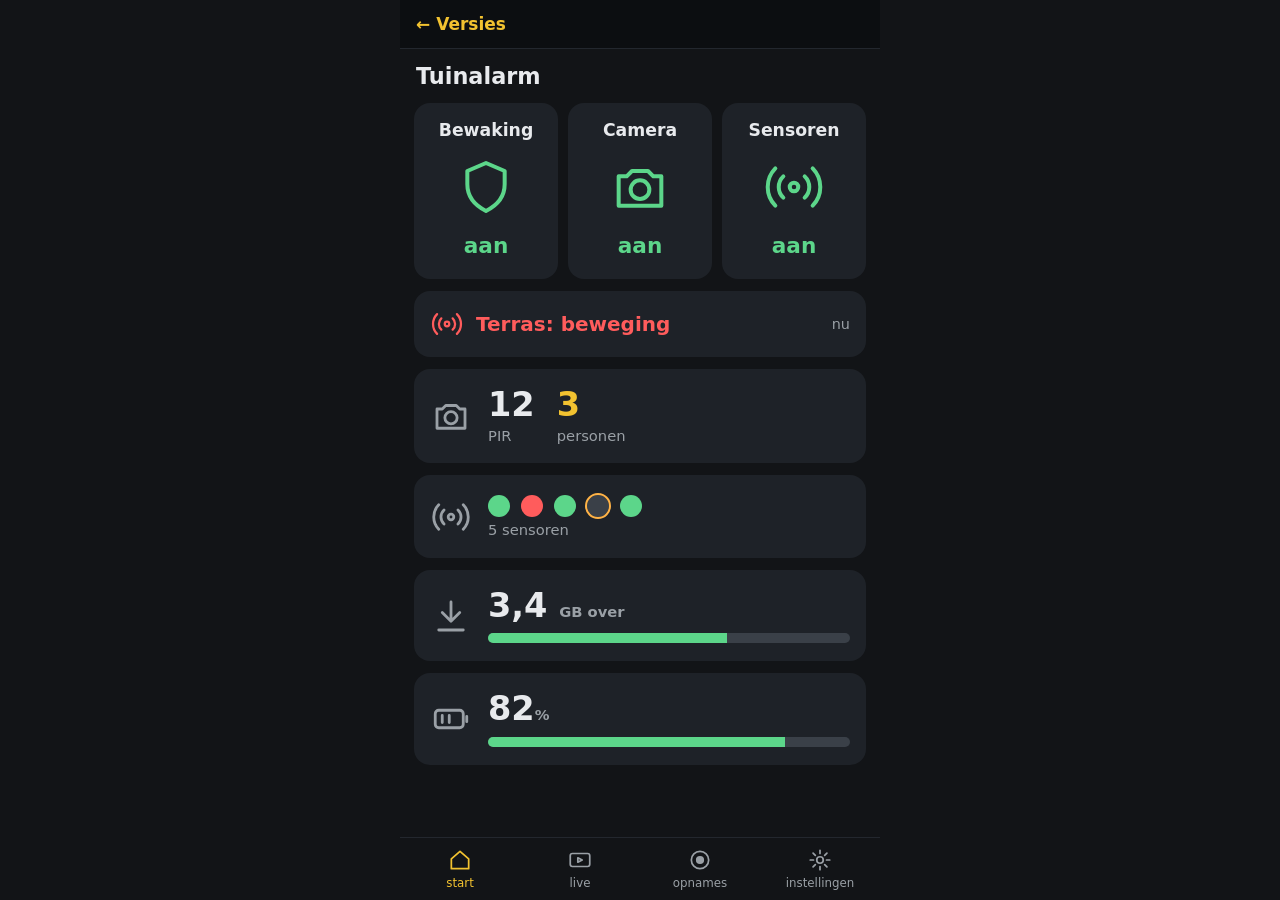
<file: start-combi.html>
<!doctype html>
<html lang="nl">
<meta charset="utf-8">
<meta name="viewport" content="width=device-width,initial-scale=1">
<meta name="theme-color" content="#121417">
<link rel="manifest" href="manifest.webmanifest">
<title>Tuinalarm - combi</title>
<style>
:root{--bg:#121417;--kaart:#1e2228;--grijs:#3a4048;--tekst:#e8eaed;--zacht:#9aa0a6;
--geel:#f2c230;--groen:#5cd68a;--oranje:#ffb347;--rood:#ff5c5c;color-scheme:dark}
*{box-sizing:border-box;margin:0;padding:0;-webkit-tap-highlight-color:transparent}
body{background:var(--bg);color:var(--tekst);font:clamp(17px,4.6vw,20px)/1.35 system-ui,sans-serif;
max-width:30rem;margin:0 auto;padding:0 14px 96px}
.terug{position:sticky;top:0;z-index:99;display:block;background:#0c0e11;color:#f2c230;
padding:14px 16px;margin:0 -14px 12px;text-decoration:none;font:600 17px system-ui;border-bottom:1px solid #23272e}
h1{font-size:1.4rem;margin:2px 2px 12px}
svg{fill:none;stroke:currentColor;stroke-width:1.6;stroke-linecap:round;stroke-linejoin:round;flex:none}

/* drie grote schakelaars: naam boven, pictogram, dan aan of uit */
.drie{display:flex;gap:10px;margin-bottom:12px}
.drie button{flex:1;min-width:0;background:var(--kaart);border:0;border-radius:16px;color:var(--zacht);
font:inherit;padding:16px 4px 14px;display:flex;flex-direction:column;align-items:center;gap:12px;
min-height:176px;cursor:pointer}
.drie .naam{font-size:1.08rem;font-weight:600;color:var(--tekst)}
.drie svg{width:64px;height:64px;stroke-width:1.5}
.drie .stand{font-size:1.35rem;font-weight:700}
.drie .stand::before{content:"uit"}
.drie button.aan{color:var(--groen)}
.drie button.aan .stand::before{content:"aan"}
.drie button:active{background:#272c33}

.melding{display:flex;align-items:center;gap:12px;background:var(--kaart);border-radius:16px;
padding:16px;margin-bottom:12px;color:var(--rood)}
.melding svg{width:34px;height:34px}
.melding span{flex:1;font-size:1.25rem;font-weight:700}
.melding small{color:var(--zacht);font-size:.9rem;font-weight:400}

/* kaarten: een per rij, groot, weinig tekst */
.kaart{display:flex;align-items:center;gap:16px;background:var(--kaart);border-radius:16px;
padding:18px 16px;margin-bottom:12px}
.kaart>svg{width:42px;height:42px;color:var(--zacht)}
.inh{flex:1;min-width:0}
.rij2{display:flex;gap:22px}
.groot{font-size:2.1rem;font-weight:700;line-height:1.05}
.lab{color:var(--zacht);font-size:.92rem;margin-top:3px}
.geel{color:var(--geel)}.groen{color:var(--groen)}.rood{color:var(--rood)}.oranje{color:var(--oranje)}
.balk{height:10px;background:var(--grijs);border-radius:5px;overflow:hidden;margin-top:10px}
.balk i{display:block;height:100%;background:var(--groen)}
.stippen{display:flex;gap:11px;margin-top:2px}
.stippen b{width:22px;height:22px;border-radius:50%;background:var(--groen)}
.stippen b.r{background:var(--rood)}
.stippen b.x{background:var(--grijs);outline:2px solid var(--oranje)}

.nav{position:fixed;left:0;right:0;bottom:0;background:var(--bg);border-top:1px solid #23272e;
display:flex;max-width:30rem;margin:0 auto}
.nav div{flex:1;text-align:center;padding:9px 0 8px;font-size:.74rem;color:var(--zacht)}
.nav div svg{display:block;margin:0 auto 3px;width:26px;height:26px}
.nav div.aan{color:var(--geel)}
</style>

<svg width="0" height="0" style="position:absolute"><defs>
<symbol id="schild" viewBox="0 0 24 24"><path d="M12 3l7 3v5c0 5-3 8-7 10-4-2-7-5-7-10V6z"/></symbol>
<symbol id="camera" viewBox="0 0 24 24"><path d="M4 8h3l2-2h6l2 2h3v11H4z"/><circle cx="12" cy="13" r="3.5"/></symbol>
<symbol id="sensor" viewBox="0 0 24 24"><circle cx="12" cy="12" r="1.6"/><path d="M8 8a5.5 5.5 0 0 0 0 8M16 8a5.5 5.5 0 0 1 0 8M5 5a10 10 0 0 0 0 14M19 5a10 10 0 0 1 0 14"/></symbol>
<symbol id="data" viewBox="0 0 24 24"><path d="M12 4v11M7 10l5 5 5-5M5 20h14"/></symbol>
<symbol id="accu" viewBox="0 0 24 24"><rect x="3" y="7" width="16" height="10" rx="2"/><path d="M21 10.5v3M7 10v4M11 10v4"/></symbol>
<symbol id="start" viewBox="0 0 24 24"><path d="M4 11l8-7 8 7v9H4z"/></symbol>
<symbol id="live" viewBox="0 0 24 24"><rect x="3" y="6" width="18" height="12" rx="2"/><path d="M10 10l4 2-4 2z"/></symbol>
<symbol id="opn" viewBox="0 0 24 24"><circle cx="12" cy="12" r="8"/><circle cx="12" cy="12" r="3" fill="currentColor"/></symbol>
<symbol id="inst" viewBox="0 0 24 24"><circle cx="12" cy="12" r="3"/><path d="M12 3v3M12 18v3M3 12h3M18 12h3M5.6 5.6l2.1 2.1M16.3 16.3l2.1 2.1M18.4 5.6l-2.1 2.1M7.7 16.3l-2.1 2.1"/></symbol>
</defs></svg>

<a class="terug" href="./">&larr; Versies</a>
<h1>Tuinalarm</h1>

<div class="drie">
  <button class="aan"><span class="naam">Bewaking</span><svg><use href="#schild"/></svg><span class="stand"></span></button>
  <button class="aan"><span class="naam">Camera</span><svg><use href="#camera"/></svg><span class="stand"></span></button>
  <button class="aan"><span class="naam">Sensoren</span><svg><use href="#sensor"/></svg><span class="stand"></span></button>
</div>

<div class="melding"><svg><use href="#sensor"/></svg><span>Terras: beweging</span><small>nu</small></div>

<div class="kaart">
  <svg><use href="#camera"/></svg>
  <div class="inh rij2">
    <div><div class="groot">12</div><div class="lab">PIR</div></div>
    <div><div class="groot geel">3</div><div class="lab">personen</div></div>
  </div>
</div>

<div class="kaart">
  <svg><use href="#sensor"/></svg>
  <div class="inh">
    <div class="stippen"><b></b><b class="r"></b><b></b><b class="x"></b><b></b></div>
    <div class="lab">5 sensoren</div>
  </div>
</div>

<div class="kaart">
  <svg><use href="#data"/></svg>
  <div class="inh"><div class="groot">3,4 <span class="lab">GB over</span></div>
    <div class="balk"><i style="width:66%"></i></div></div>
</div>

<div class="kaart">
  <svg><use href="#accu"/></svg>
  <div class="inh"><div class="groot">82<span class="lab">%</span></div>
    <div class="balk"><i style="width:82%"></i></div></div>
</div>

<div class="nav">
  <div class="aan"><svg><use href="#start"/></svg>start</div>
  <div><svg><use href="#live"/></svg>live</div>
  <div><svg><use href="#opn"/></svg>opnames</div>
  <div><svg><use href="#inst"/></svg>instellingen</div>
</div>

<script>
document.querySelectorAll(".drie button").forEach(b =>
  b.addEventListener("click", () => b.classList.toggle("aan")));
</script>
</html>
</file>
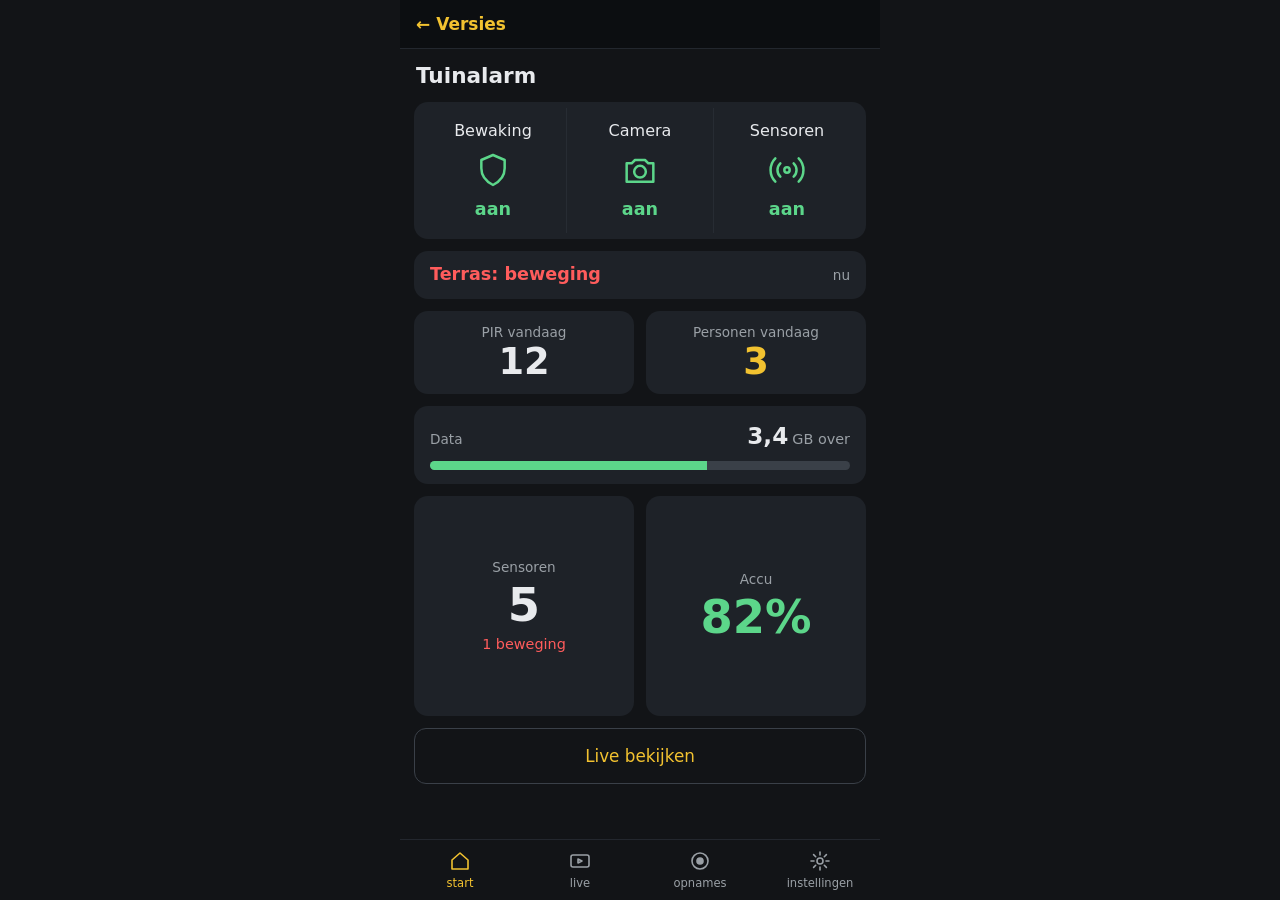
<file: start-rustig.html>
<!doctype html>
<html lang="nl">
<meta charset="utf-8">
<meta name="viewport" content="width=device-width,initial-scale=1">
<meta name="theme-color" content="#121417">
<link rel="manifest" href="manifest.webmanifest">
<title>Tuinalarm - rustig</title>
<style>
:root{--bg:#121417;--kaart:#1e2228;--grijs:#3a4048;--tekst:#e8eaed;--zacht:#9aa0a6;
--geel:#f2c230;--groen:#5cd68a;--oranje:#ffb347;--rood:#ff5c5c;color-scheme:dark}
*{box-sizing:border-box;margin:0;padding:0;-webkit-tap-highlight-color:transparent}
body{background:var(--bg);color:var(--tekst);font:clamp(17px,4.5vw,20px)/1.35 system-ui,sans-serif;
max-width:30rem;margin:0 auto;padding:0 14px 90px}
.terug{position:sticky;top:0;z-index:99;display:block;background:#0c0e11;color:#f2c230;
padding:14px 16px;margin:0 -14px 12px;text-decoration:none;font:600 17px system-ui;border-bottom:1px solid #23272e}
h1{font-size:1.35rem;margin:2px 2px 12px}
svg{fill:none;stroke:currentColor;stroke-width:1.6;stroke-linecap:round;stroke-linejoin:round;flex:none}

.kaart{background:var(--kaart);border-radius:14px;padding:14px 16px;margin-bottom:12px}
.titel{color:var(--zacht);font-size:.85rem}
.getal{font-size:2.3rem;font-weight:700;line-height:1.1}
.geel{color:var(--geel)}.groen{color:var(--groen)}.rood{color:var(--rood)}

/* een kaart met drie schakelaars: naam, pictogram, aan of uit */
.drie{display:flex;padding:6px}
.drie button{flex:1;min-width:0;background:none;border:0;border-radius:11px;color:var(--zacht);font:inherit;
display:flex;flex-direction:column;align-items:center;gap:8px;padding:12px 2px;cursor:pointer}
.drie button+button{border-left:1px solid #272c33;border-radius:0}
.drie .naam{font-size:1rem;color:var(--tekst)}
.drie svg{width:40px;height:40px;stroke-width:1.5}
.drie .stand{font-size:1.1rem;font-weight:700}
.drie .stand::before{content:"uit"}
.drie button.aan{color:var(--groen)}
.drie button.aan .stand::before{content:"aan"}
.drie button:active{background:#272c33}

.melding{color:var(--rood);font-weight:700;font-size:1.1rem;display:flex;justify-content:space-between;
align-items:center;padding:12px 16px}
.melding small{color:var(--zacht);font-weight:400;font-size:.85rem}

.paar{display:flex;gap:12px}
.paar .kaart{flex:1;min-width:0;text-align:center;padding:12px 10px}
.vierkant{aspect-ratio:1/1;display:flex;flex-direction:column;align-items:center;justify-content:center;
text-align:center;gap:4px}
.vierkant .getal{font-size:2.9rem}
.sub{font-size:.9rem;color:var(--zacht)}
.sub.rood{color:var(--rood)}

.data{display:flex;justify-content:space-between;align-items:baseline}
.data b{font-size:1.45rem}
.data span{font-size:.9rem;color:var(--zacht);margin-left:4px}
.balk{height:9px;background:var(--grijs);border-radius:5px;overflow:hidden;margin-top:10px}
.balk i{display:block;height:100%;background:var(--groen)}

.knop{display:flex;align-items:center;justify-content:center;min-height:56px;border-radius:12px;
background:transparent;color:var(--geel);border:1.5px solid var(--grijs);text-decoration:none;font-size:1.05rem}

.nav{position:fixed;left:0;right:0;bottom:0;background:var(--bg);border-top:1px solid #23272e;
display:flex;max-width:30rem;margin:0 auto}
.nav div{flex:1;text-align:center;padding:9px 0 8px;font-size:.72rem;color:var(--zacht)}
.nav div svg{display:block;margin:0 auto 3px;width:24px;height:24px}
.nav div.aan{color:var(--geel)}
</style>

<svg width="0" height="0" style="position:absolute"><defs>
<symbol id="schild" viewBox="0 0 24 24"><path d="M12 3l7 3v5c0 5-3 8-7 10-4-2-7-5-7-10V6z"/></symbol>
<symbol id="camera" viewBox="0 0 24 24"><path d="M4 8h3l2-2h6l2 2h3v11H4z"/><circle cx="12" cy="13" r="3.5"/></symbol>
<symbol id="sensor" viewBox="0 0 24 24"><circle cx="12" cy="12" r="1.6"/><path d="M8 8a5.5 5.5 0 0 0 0 8M16 8a5.5 5.5 0 0 1 0 8M5 5a10 10 0 0 0 0 14M19 5a10 10 0 0 1 0 14"/></symbol>
<symbol id="start" viewBox="0 0 24 24"><path d="M4 11l8-7 8 7v9H4z"/></symbol>
<symbol id="live" viewBox="0 0 24 24"><rect x="3" y="6" width="18" height="12" rx="2"/><path d="M10 10l4 2-4 2z"/></symbol>
<symbol id="opn" viewBox="0 0 24 24"><circle cx="12" cy="12" r="8"/><circle cx="12" cy="12" r="3" fill="currentColor"/></symbol>
<symbol id="inst" viewBox="0 0 24 24"><circle cx="12" cy="12" r="3"/><path d="M12 3v3M12 18v3M3 12h3M18 12h3M5.6 5.6l2.1 2.1M16.3 16.3l2.1 2.1M18.4 5.6l-2.1 2.1M7.7 16.3l-2.1 2.1"/></symbol>
</defs></svg>

<a class="terug" href="./">&larr; Versies</a>
<h1>Tuinalarm</h1>

<div class="kaart drie">
  <button class="aan"><span class="naam">Bewaking</span><svg><use href="#schild"/></svg><span class="stand"></span></button>
  <button class="aan"><span class="naam">Camera</span><svg><use href="#camera"/></svg><span class="stand"></span></button>
  <button class="aan"><span class="naam">Sensoren</span><svg><use href="#sensor"/></svg><span class="stand"></span></button>
</div>

<div class="kaart melding"><span>Terras: beweging</span><small>nu</small></div>

<div class="paar">
  <div class="kaart"><p class="titel">PIR vandaag</p><div class="getal">12</div></div>
  <div class="kaart"><p class="titel">Personen vandaag</p><div class="getal geel">3</div></div>
</div>

<div class="kaart">
  <div class="data"><p class="titel">Data</p><div><b>3,4</b><span>GB over</span></div></div>
  <div class="balk"><i style="width:66%"></i></div>
</div>

<div class="paar">
  <div class="kaart vierkant"><p class="titel">Sensoren</p><div class="getal">5</div><p class="sub rood">1 beweging</p></div>
  <div class="kaart vierkant"><p class="titel">Accu</p><div class="getal groen">82%</div></div>
</div>

<a class="knop" href="#">Live bekijken</a>

<div class="nav">
  <div class="aan"><svg><use href="#start"/></svg>start</div>
  <div><svg><use href="#live"/></svg>live</div>
  <div><svg><use href="#opn"/></svg>opnames</div>
  <div><svg><use href="#inst"/></svg>instellingen</div>
</div>

<script>
document.querySelectorAll(".drie button").forEach(b =>
  b.addEventListener("click", () => b.classList.toggle("aan")));
</script>
</html>
</file>
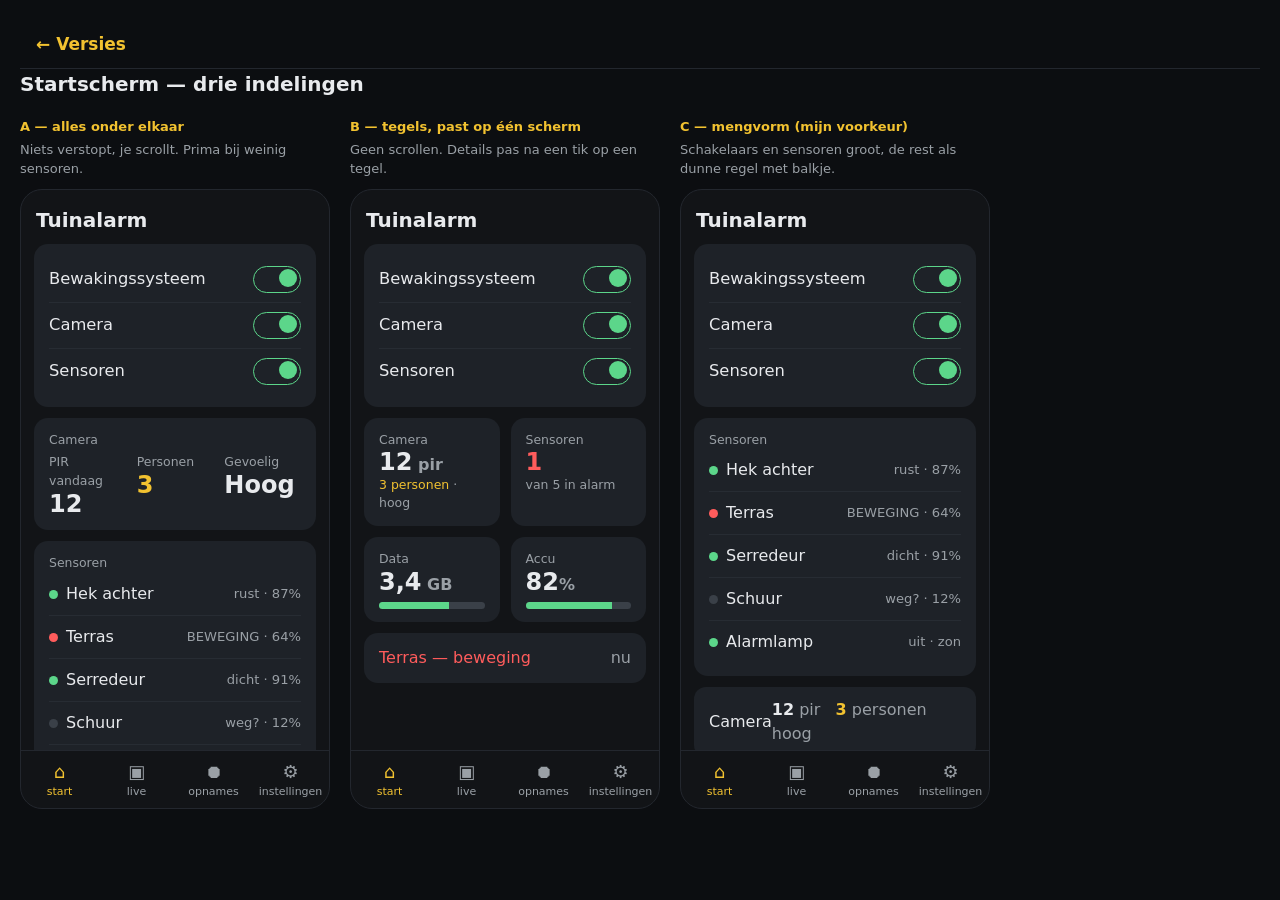
<file: startscherm-opties.html>
<!doctype html>
<html lang="nl">
<meta charset="utf-8">
<meta name="viewport" content="width=device-width,initial-scale=1">
<meta name="theme-color" content="#121417">
<link rel="manifest" href="manifest.webmanifest">
<title>Startscherm — drie opties</title>
<style>
:root{--bg:#121417;--kaart:#1e2228;--grijs:#3a4048;--tekst:#e8eaed;--zacht:#9aa0a6;
--geel:#f2c230;--groen:#5cd68a;--oranje:#ffb347;--rood:#ff5c5c;color-scheme:dark}
*{box-sizing:border-box;margin:0;padding:0}
body{background:#0c0e11;color:var(--tekst);font:16px/1.5 system-ui,sans-serif;padding:20px}
h1{font-size:20px;margin-bottom:18px}
.rij{display:flex;gap:20px;flex-wrap:wrap;align-items:flex-start}
.kol{width:310px}
.kol h2{font-size:13px;color:var(--geel);margin-bottom:3px}
.kol p.om{font-size:13px;color:var(--zacht);margin-bottom:9px;min-height:40px}
.scherm{background:var(--bg);border:1px solid #23272e;border-radius:22px;overflow:hidden;
display:flex;flex-direction:column;height:620px}
.kop{padding:15px 15px 9px;font-size:1.25rem;font-weight:700}
.body{padding:0 13px 13px;overflow:auto;flex:1}
.kaart{background:var(--kaart);border-radius:14px;padding:13px 15px;margin-bottom:11px}
.lab{color:var(--zacht);font-size:.78rem}
.waarde{font-size:1.5rem;font-weight:700;line-height:1.1}
.tussen{display:flex;justify-content:space-between;align-items:center;gap:10px}
.sch{display:flex;justify-content:space-between;align-items:center;padding:9px 0}
.sch+.sch{border-top:1px solid #272c33}
.sch .naam{font-size:1.02rem}
.tog{width:48px;height:27px;border-radius:999px;position:none;flex:none;position:relative;
border:1.5px solid var(--groen)}
.tog::after{content:"";position:absolute;right:3px;top:2.5px;width:18px;height:18px;
border-radius:50%;background:var(--groen)}
.tog.uit{border-color:var(--grijs)}
.tog.uit::after{right:auto;left:3px;background:var(--grijs)}
.duo{display:flex;gap:11px}.duo>*{flex:1}
.drie{display:flex;gap:11px}.drie>*{flex:1}
.balk{height:7px;background:var(--grijs);border-radius:4px;overflow:hidden;margin-top:7px}
.balk i{display:block;height:100%;background:var(--groen)}
.balk i.op{background:var(--oranje)}
.sensor{display:flex;justify-content:space-between;align-items:center;padding:9px 0}
.sensor+.sensor{border-top:1px solid #272c33}
.stip{width:9px;height:9px;border-radius:50%;display:inline-block;margin-right:8px;flex:none}
.sg{background:var(--groen)}.sr{background:var(--rood)}.sx{background:var(--grijs)}
.sensor .re{text-align:right;font-size:.82rem;color:var(--zacht);flex:none}
.groen{color:var(--groen)}.rood{color:var(--rood)}.geel{color:var(--geel)}
.oranje{color:var(--oranje)}.zacht{color:var(--zacht)}
.smal{display:flex;justify-content:space-between;align-items:center;
background:var(--kaart);border-radius:12px;padding:11px 15px;margin-bottom:9px}
.nav{display:flex;border-top:1px solid #23272e}
.nav div{flex:1;text-align:center;padding:9px 0 7px;font-size:11px;color:var(--zacht)}
.nav div.aan{color:var(--geel)}
.nav .ico{display:block;font-size:18px;line-height:1.35}
</style>
<style>.terug{position:sticky;top:0;z-index:99;display:block;background:#0c0e11;color:#f2c230;padding:14px 16px;text-decoration:none;font:600 17px system-ui;border-bottom:1px solid #23272e}</style>
<a class="terug" href="./">&larr; Versies</a>


<h1>Startscherm — drie indelingen</h1>

<div class="rij">

<!-- ============ A ============ -->
<div class="kol">
<h2>A — alles onder elkaar</h2>
<p class="om">Niets verstopt, je scrollt. Prima bij weinig sensoren.</p>
<div class="scherm"><div class="kop">Tuinalarm</div><div class="body">

  <div class="kaart">
    <div class="sch"><span class="naam">Bewakingssysteem</span><span class="tog"></span></div>
    <div class="sch"><span class="naam">Camera</span><span class="tog"></span></div>
    <div class="sch"><span class="naam">Sensoren</span><span class="tog"></span></div>
  </div>

  <div class="kaart">
    <p class="lab">Camera</p>
    <div class="duo" style="margin-top:4px">
      <div><p class="lab">PIR vandaag</p><div class="waarde">12</div></div>
      <div><p class="lab">Personen</p><div class="waarde geel">3</div></div>
      <div><p class="lab">Gevoelig</p><div class="waarde">Hoog</div></div>
    </div>
  </div>

  <div class="kaart">
    <p class="lab">Sensoren</p>
    <div class="sensor"><span><span class="stip sg"></span>Hek achter</span><span class="re">rust · 87%</span></div>
    <div class="sensor"><span><span class="stip sr"></span>Terras</span><span class="re rood">BEWEGING · 64%</span></div>
    <div class="sensor"><span><span class="stip sg"></span>Serredeur</span><span class="re">dicht · 91%</span></div>
    <div class="sensor"><span><span class="stip sx"></span>Schuur</span><span class="re oranje">weg? · 12%</span></div>
    <div class="sensor"><span><span class="stip sg"></span>Alarmlamp</span><span class="re">uit · zon</span></div>
  </div>

  <div class="kaart">
    <div class="tussen"><p class="lab">Data</p><span class="zacht">3,4 GB over</span></div>
    <div class="balk"><i style="width:66%"></i></div>
  </div>

  <div class="kaart">
    <div class="tussen"><p class="lab">Accu</p><span class="zacht">82% · zon 14 W</span></div>
    <div class="balk"><i style="width:82%"></i></div>
  </div>

</div><div class="nav">
  <div class="aan"><span class="ico">⌂</span>start</div><div><span class="ico">▣</span>live</div>
  <div><span class="ico">⏺</span>opnames</div><div><span class="ico">⚙</span>instellingen</div>
</div></div></div>

<!-- ============ B ============ -->
<div class="kol">
<h2>B — tegels, past op één scherm</h2>
<p class="om">Geen scrollen. Details pas na een tik op een tegel.</p>
<div class="scherm"><div class="kop">Tuinalarm</div><div class="body">

  <div class="kaart">
    <div class="sch"><span class="naam">Bewakingssysteem</span><span class="tog"></span></div>
    <div class="sch"><span class="naam">Camera</span><span class="tog"></span></div>
    <div class="sch"><span class="naam">Sensoren</span><span class="tog"></span></div>
  </div>

  <div class="duo">
    <div class="kaart"><p class="lab">Camera</p>
      <div class="waarde">12<span class="zacht" style="font-size:1rem"> pir</span></div>
      <p class="lab"><span class="geel">3 personen</span> · hoog</p></div>
    <div class="kaart"><p class="lab">Sensoren</p>
      <div class="waarde rood">1</div>
      <p class="lab">van 5 in alarm</p></div>
  </div>

  <div class="duo">
    <div class="kaart"><p class="lab">Data</p>
      <div class="waarde">3,4<span class="zacht" style="font-size:1rem"> GB</span></div>
      <div class="balk"><i style="width:66%"></i></div></div>
    <div class="kaart"><p class="lab">Accu</p>
      <div class="waarde">82<span class="zacht" style="font-size:1rem">%</span></div>
      <div class="balk"><i style="width:82%"></i></div></div>
  </div>

  <div class="kaart">
    <div class="tussen"><span class="rood">Terras — beweging</span><span class="zacht">nu</span></div>
  </div>

</div><div class="nav">
  <div class="aan"><span class="ico">⌂</span>start</div><div><span class="ico">▣</span>live</div>
  <div><span class="ico">⏺</span>opnames</div><div><span class="ico">⚙</span>instellingen</div>
</div></div></div>

<!-- ============ C ============ -->
<div class="kol">
<h2>C — mengvorm (mijn voorkeur)</h2>
<p class="om">Schakelaars en sensoren groot, de rest als dunne regel met balkje.</p>
<div class="scherm"><div class="kop">Tuinalarm</div><div class="body">

  <div class="kaart">
    <div class="sch"><span class="naam">Bewakingssysteem</span><span class="tog"></span></div>
    <div class="sch"><span class="naam">Camera</span><span class="tog"></span></div>
    <div class="sch"><span class="naam">Sensoren</span><span class="tog"></span></div>
  </div>

  <div class="kaart">
    <p class="lab">Sensoren</p>
    <div class="sensor"><span><span class="stip sg"></span>Hek achter</span><span class="re">rust · 87%</span></div>
    <div class="sensor"><span><span class="stip sr"></span>Terras</span><span class="re rood">BEWEGING · 64%</span></div>
    <div class="sensor"><span><span class="stip sg"></span>Serredeur</span><span class="re">dicht · 91%</span></div>
    <div class="sensor"><span><span class="stip sx"></span>Schuur</span><span class="re oranje">weg? · 12%</span></div>
    <div class="sensor"><span><span class="stip sg"></span>Alarmlamp</span><span class="re">uit · zon</span></div>
  </div>

  <div class="smal"><span>Camera</span>
    <span><b>12</b> <span class="zacht">pir</span> &nbsp; <b class="geel">3</b>
    <span class="zacht">personen</span> &nbsp; <span class="zacht">hoog</span></span></div>

  <div class="smal"><span>Data</span>
    <span style="display:flex;align-items:center;gap:9px">
      <span style="width:70px" class="balk"><i style="width:66%"></i></span>
      <b>3,4 GB</b></span></div>

  <div class="smal"><span>Accu</span>
    <span style="display:flex;align-items:center;gap:9px">
      <span style="width:70px" class="balk"><i style="width:82%"></i></span>
      <b>82%</b></span></div>

</div><div class="nav">
  <div class="aan"><span class="ico">⌂</span>start</div><div><span class="ico">▣</span>live</div>
  <div><span class="ico">⏺</span>opnames</div><div><span class="ico">⚙</span>instellingen</div>
</div></div></div>

</div>
</html>
</file>
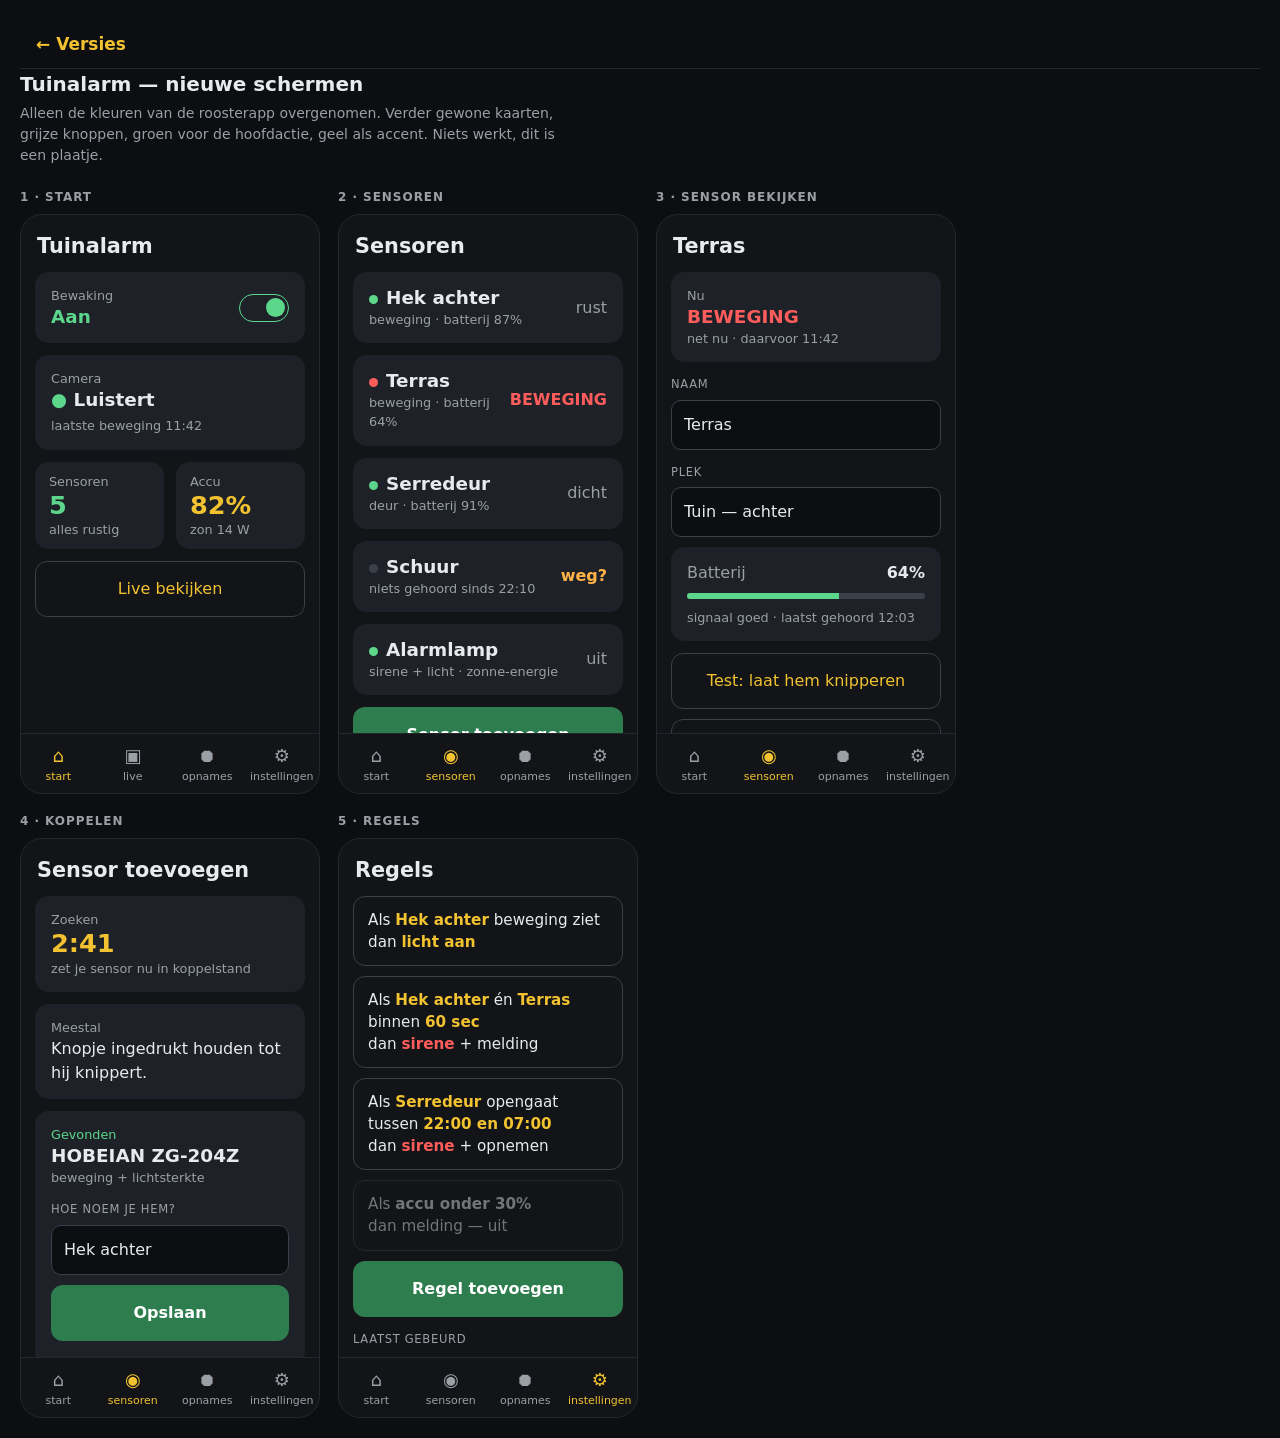
<file: ui-voorbeeld.html>
<!doctype html>
<html lang="nl">
<meta charset="utf-8">
<meta name="viewport" content="width=device-width,initial-scale=1">
<meta name="theme-color" content="#121417">
<link rel="manifest" href="manifest.webmanifest">
<title>Tuinalarm — UI voorbeeld</title>
<style>
/* Overgenomen uit vbapp/web/style.css */
:root{
  --achtergrond:#121417; --kaart:#1e2228; --knop-grijs:#3a4048;
  --tekst:#e8eaed; --zacht:#9aa0a6; --geel:#f2c230;
  --groen:#5cd68a; --oranje:#ffb347; --rood:#ff5c5c; --blauw:#6ab0ff;
  color-scheme:dark;
}
*{box-sizing:border-box;margin:0;padding:0}
body{background:#0c0e11;color:var(--tekst);font:16px/1.5 system-ui,sans-serif;padding:20px}
h1{font-size:20px;margin-bottom:4px}
.uitleg{color:var(--zacht);font-size:14px;margin-bottom:22px;max-width:62ch}
.rij{display:flex;gap:18px;flex-wrap:wrap;align-items:flex-start}
.tel{width:300px}
.tel h2{font-size:12px;color:var(--zacht);text-transform:uppercase;letter-spacing:.08em;margin-bottom:8px}
.scherm{background:var(--achtergrond);border:1px solid #23272e;border-radius:22px;
  overflow:hidden;display:flex;flex-direction:column;height:580px}
.kop{padding:16px 16px 10px;font-size:1.3rem;font-weight:700}
.body{padding:0 14px 14px;overflow:auto;flex:1}

.kaart{background:var(--kaart);border-radius:14px;padding:14px 16px;margin-bottom:12px}
.kaart-titel{color:var(--zacht);font-size:.8rem;margin:0}
.groot{font-size:1.15rem;font-weight:700;line-height:1.3}

/* drie knopsoorten */
.knop{font:inherit;font-size:1rem;color:#fff;background:var(--knop-grijs);border:0;
  border-radius:12px;min-height:56px;padding:.5rem 1rem;display:flex;align-items:center;
  justify-content:center;margin-bottom:10px;text-decoration:none}
.knop-rand{background:transparent;color:var(--geel);border:1.5px solid var(--knop-grijs)}
.knop-hoofd{background:#2e7d4f;width:100%;font-weight:700}
.knop-klein{min-height:44px;font-size:.85rem;padding:.3rem .9rem;display:inline-flex;
  width:auto;margin:0}
.knop-rood{color:var(--rood);background:transparent;border:1.5px solid var(--knop-grijs)}

.tussen{display:flex;justify-content:space-between;align-items:center;gap:10px}
.geel{color:var(--geel)}.groen{color:var(--groen)}.rood{color:var(--rood)}
.zacht{color:var(--zacht)}.oranje{color:var(--oranje)}
.stip{width:9px;height:9px;border-radius:50%;display:inline-block;margin-right:8px}
.sg{background:var(--groen)}.sr{background:var(--rood)}.sx{background:var(--knop-grijs)}

.tellers{display:flex;gap:12px}
.tellers .kaart{flex:1;padding:10px 14px}
.teller-groot{font-size:1.6rem;font-weight:700;line-height:1.15}

.schakel{width:50px;height:28px;border-radius:999px;border:1.5px solid var(--groen);
  position:relative;flex:none}
.schakel::after{content:"";position:absolute;right:3px;top:3px;width:19px;height:19px;
  border-radius:50%;background:var(--groen)}

.veld{background:#0c0e11;border:1.5px solid var(--knop-grijs);border-radius:10px;
  padding:12px;margin-bottom:10px}
.label{font-size:.72rem;color:var(--zacht);text-transform:uppercase;letter-spacing:.06em;
  margin:14px 0 6px}
.balk{height:6px;background:var(--knop-grijs);border-radius:4px;overflow:hidden;margin-top:8px}
.balk i{display:block;height:100%;background:var(--groen)}
.regel{border:1.5px solid var(--knop-grijs);border-radius:12px;padding:12px 14px;
  margin-bottom:10px;font-size:.95rem;line-height:1.45}
.log{font:12px/1.75 ui-monospace,monospace;color:var(--zacht)}
.log b{color:var(--tekst);font-weight:400}

.nav{display:flex;border-top:1px solid #23272e}
.nav div{flex:1;text-align:center;padding:10px 0 8px;font-size:11px;color:var(--zacht)}
.nav div.aan{color:var(--geel)}
.nav .ico{display:block;font-size:18px;line-height:1.35}
</style>
<style>.terug{position:sticky;top:0;z-index:99;display:block;background:#0c0e11;color:#f2c230;padding:14px 16px;text-decoration:none;font:600 17px system-ui;border-bottom:1px solid #23272e}</style>
<a class="terug" href="./">&larr; Versies</a>


<h1>Tuinalarm — nieuwe schermen</h1>
<p class="uitleg">Alleen de kleuren van de roosterapp overgenomen. Verder gewone kaarten,
grijze knoppen, groen voor de hoofdactie, geel als accent. Niets werkt, dit is een plaatje.</p>

<div class="rij">

<div class="tel"><h2>1 · Start</h2>
<div class="scherm"><div class="kop">Tuinalarm</div><div class="body">
  <div class="kaart tussen">
    <div><p class="kaart-titel">Bewaking</p><div class="groot groen">Aan</div></div>
    <div class="schakel"></div>
  </div>
  <div class="kaart">
    <p class="kaart-titel">Camera</p>
    <div class="groot"><span class="groen">●</span> Luistert</div>
    <p class="kaart-titel" style="margin-top:4px">laatste beweging 11:42</p>
  </div>
  <div class="tellers">
    <div class="kaart"><p class="kaart-titel">Sensoren</p>
      <div class="teller-groot groen">5</div><p class="kaart-titel">alles rustig</p></div>
    <div class="kaart"><p class="kaart-titel">Accu</p>
      <div class="teller-groot geel">82%</div><p class="kaart-titel">zon 14 W</p></div>
  </div>
  <a class="knop knop-rand">Live bekijken</a>
</div><div class="nav">
  <div class="aan"><span class="ico">⌂</span>start</div><div><span class="ico">▣</span>live</div>
  <div><span class="ico">⏺</span>opnames</div><div><span class="ico">⚙</span>instellingen</div>
</div></div></div>

<div class="tel"><h2>2 · Sensoren</h2>
<div class="scherm"><div class="kop">Sensoren</div><div class="body">
  <div class="kaart tussen"><div><div class="groot"><span class="stip sg"></span>Hek achter</div>
    <p class="kaart-titel">beweging · batterij 87%</p></div><span class="zacht">rust</span></div>
  <div class="kaart tussen"><div><div class="groot"><span class="stip sr"></span>Terras</div>
    <p class="kaart-titel">beweging · batterij 64%</p></div><b class="rood">BEWEGING</b></div>
  <div class="kaart tussen"><div><div class="groot"><span class="stip sg"></span>Serredeur</div>
    <p class="kaart-titel">deur · batterij 91%</p></div><span class="zacht">dicht</span></div>
  <div class="kaart tussen"><div><div class="groot"><span class="stip sx"></span>Schuur</div>
    <p class="kaart-titel">niets gehoord sinds 22:10</p></div><b class="oranje">weg?</b></div>
  <div class="kaart tussen"><div><div class="groot"><span class="stip sg"></span>Alarmlamp</div>
    <p class="kaart-titel">sirene + licht · zonne-energie</p></div><span class="zacht">uit</span></div>
  <a class="knop knop-hoofd">Sensor toevoegen</a>
</div><div class="nav">
  <div><span class="ico">⌂</span>start</div><div class="aan"><span class="ico">◉</span>sensoren</div>
  <div><span class="ico">⏺</span>opnames</div><div><span class="ico">⚙</span>instellingen</div>
</div></div></div>

<div class="tel"><h2>3 · Sensor bekijken</h2>
<div class="scherm"><div class="kop">Terras</div><div class="body">
  <div class="kaart">
    <p class="kaart-titel">Nu</p>
    <div class="groot rood">BEWEGING</div>
    <p class="kaart-titel">net nu · daarvoor 11:42</p></div>
  <div class="label">Naam</div><div class="veld">Terras</div>
  <div class="label">Plek</div><div class="veld">Tuin — achter</div>
  <div class="kaart">
    <div class="tussen"><span class="zacht">Batterij</span><b>64%</b></div>
    <div class="balk"><i style="width:64%"></i></div>
    <p class="kaart-titel" style="margin-top:9px">signaal goed · laatst gehoord 12:03</p>
  </div>
  <a class="knop knop-rand">Test: laat hem knipperen</a>
  <a class="knop knop-rood">Sensor verwijderen</a>
</div><div class="nav">
  <div><span class="ico">⌂</span>start</div><div class="aan"><span class="ico">◉</span>sensoren</div>
  <div><span class="ico">⏺</span>opnames</div><div><span class="ico">⚙</span>instellingen</div>
</div></div></div>

<div class="tel"><h2>4 · Koppelen</h2>
<div class="scherm"><div class="kop">Sensor toevoegen</div><div class="body">
  <div class="kaart">
    <p class="kaart-titel">Zoeken</p>
    <div class="teller-groot geel">2:41</div>
    <p class="kaart-titel">zet je sensor nu in koppelstand</p></div>
  <div class="kaart"><p class="kaart-titel">Meestal</p>
    <div>Knopje ingedrukt houden tot hij knippert.</div></div>
  <div class="kaart">
    <p class="kaart-titel groen">Gevonden</p>
    <div class="groot">HOBEIAN ZG-204Z</div>
    <p class="kaart-titel">beweging + lichtsterkte</p>
    <div class="label">Hoe noem je hem?</div><div class="veld">Hek achter</div>
    <a class="knop knop-hoofd">Opslaan</a></div>
  <a class="knop knop-rand">Stoppen met zoeken</a>
</div><div class="nav">
  <div><span class="ico">⌂</span>start</div><div class="aan"><span class="ico">◉</span>sensoren</div>
  <div><span class="ico">⏺</span>opnames</div><div><span class="ico">⚙</span>instellingen</div>
</div></div></div>

<div class="tel"><h2>5 · Regels</h2>
<div class="scherm"><div class="kop">Regels</div><div class="body">
  <div class="regel">Als <b class="geel">Hek achter</b> beweging ziet<br>
    dan <b class="geel">licht aan</b></div>
  <div class="regel">Als <b class="geel">Hek achter</b> én <b class="geel">Terras</b>
    binnen <b class="geel">60 sec</b><br>dan <b class="rood">sirene</b> + melding</div>
  <div class="regel">Als <b class="geel">Serredeur</b> opengaat
    tussen <b class="geel">22:00 en 07:00</b><br>dan <b class="rood">sirene</b> + opnemen</div>
  <div class="regel" style="opacity:.45">Als <b>accu onder 30%</b><br>dan melding — uit</div>
  <a class="knop knop-hoofd">Regel toevoegen</a>
  <div class="label">Laatst gebeurd</div>
  <div class="log">
    <b>12:03</b> Terras — beweging<br><b>11:42</b> Camera — persoon gezien<br>
    <b>09:15</b> Serredeur — dicht<br><b>08:50</b> Hek achter — beweging
  </div>
</div><div class="nav">
  <div><span class="ico">⌂</span>start</div><div><span class="ico">◉</span>sensoren</div>
  <div><span class="ico">⏺</span>opnames</div><div class="aan"><span class="ico">⚙</span>instellingen</div>
</div></div></div>

</div>
</html>
</file>
<file: bouwdoos.css>
/* Tuinalarm bouwdoos: de enige stijl voor alle schermen.
   Regel: een scherm gebruikt alleen onderdelen uit dit bestand. Geen losse kleuren of maten in een scherm. */

:root{
  color-scheme:dark;
  /* kleuren (palet van de roosterapp) */
  --achtergrond:#121417; --kaart:#1e2228; --knop:#3a4048; --lijn:#3a424c;
  --tekst:#e8eaed; --zacht:#9aa0a6;
  --geel:#f2c230;   /* accent: actief, keuze, aandacht. Nooit een knopvlak. */
  --groen:#5cd68a; --groen-knop:#2e7d4f;
  --oranje:#ffb347; --rood:#ff5c5c;
  /* maten */
  --rand:12px; --ruimte:11px; --klein:6px;
  --rij:50px;          /* minimale hoogte van alles wat je aantikt */
}
*{box-sizing:border-box;margin:0;padding:0}
html{-webkit-text-size-adjust:100%}
body{background:var(--achtergrond);color:var(--tekst);
  font:16px/1.35 system-ui,-apple-system,"Segoe UI",Roboto,sans-serif;
  max-width:30rem;margin:0 auto;padding:12px 12px 84px}

/* ---- tekst ---- */
.titel{font-size:1.35rem;font-weight:700;margin:2px 2px 2px}
.onder{color:var(--zacht);font-size:.95rem;margin:0 2px var(--ruimte)}
.kop{color:var(--zacht);font-size:.8rem;letter-spacing:.03em;margin:16px 2px 6px}      /* kopje boven een groep kaarten */
.zacht{color:var(--zacht)}
.goed{color:var(--groen)} .let-op{color:var(--oranje)} .fout{color:var(--rood)} .accent{color:var(--geel)}

/* ---- kaart: het enige vlak ---- */
.kaart{background:var(--kaart);border-radius:var(--rand);padding:var(--ruimte) 14px;margin-bottom:10px}
.kaart > .label{color:var(--zacht);font-size:.85rem}
.naast{display:flex;gap:10px}.naast > .kaart{flex:1;margin-bottom:10px}

/* ---- regel: label links, waarde rechts (vervangt opsommingen) ---- */
.regel{display:flex;align-items:center;justify-content:space-between;gap:12px;
  min-height:var(--rij);border-top:1px solid var(--lijn)}
.kaart > .regel:first-child,.kaart > .label + .regel{border-top:0}
.regel .naam{font-size:1rem}
.regel .waarde{color:var(--zacht);text-align:right}
.regel.tik{cursor:pointer}.regel.tik::after{content:"›";color:var(--zacht);font-size:1.4rem;margin-left:4px}

/* ---- groot getal ---- */
.getal{font-size:1.9rem;font-weight:700;line-height:1.1;margin-top:2px}
.getal small{font-size:.85rem;font-weight:400;color:var(--zacht);margin-left:4px}
.kaart.midden{text-align:center}
/* in een middenkaart staat het getal zelf precies in het midden; een eenheid (%, GB) hangt er rechts naast */
.kaart.midden .getal{position:relative;display:inline-block}
.kaart.midden .getal small{position:absolute;left:100%;bottom:.3em;margin-left:3px;white-space:nowrap}
/* kleur van een getal: geel = gewone telling, groen = goed, oranje = let op, rood = fout */
.getal.accent{color:var(--geel)} .getal.goed{color:var(--groen)} .getal.let-op{color:var(--oranje)}

/* ---- smalle balk in een regel (compact, bv. data) ---- */
.regel .balk{flex:0 0 38%;margin-top:0;height:6px}

/* ---- balk ---- */
.balk{height:8px;background:var(--knop);border-radius:5px;margin-top:10px;overflow:hidden}
.balk > i{display:block;height:100%;background:var(--groen);border-radius:5px}
.balk.let-op > i{background:var(--oranje)} .balk.fout > i{background:var(--rood)}

/* ---- schakelaar ---- */
.schakel{display:flex;align-items:center;gap:14px;min-height:var(--rij);border-top:1px solid var(--lijn)}
.kaart > .schakel:first-child{border-top:0}
.schakel svg{width:28px;height:28px;flex:none}
.schakel .tekst{flex:1}.schakel .tekst b{display:block;font-size:1.02rem}
.schakel .tekst span{color:var(--zacht);font-size:.82rem}
.knopje{width:50px;height:28px;border-radius:14px;background:var(--knop);position:relative;flex:none;border:0}
.knopje::after{content:"";position:absolute;top:3px;left:3px;width:22px;height:22px;border-radius:50%;background:var(--zacht);transition:.15s}
.knopje.aan{background:var(--groen-knop)}.knopje.aan::after{left:25px;background:#fff}

/* ---- apparaat: pictogram, naam met stand eronder, batterij rechts (een kaart per apparaat) ---- */
.ding{display:flex;align-items:center;gap:14px;min-height:62px;cursor:pointer}
.ding svg{width:28px;height:28px;flex:none}
.ding .tekst{flex:1;min-width:0}.ding .tekst b{display:block;font-size:1.02rem}
.ding .tekst span{color:var(--zacht);font-size:.88rem}
.ding .tekst span.accent{color:var(--geel)}.ding .tekst span.let-op{color:var(--oranje)}
.ding .rechts{color:var(--zacht);font-size:.95rem}
.ding::after{content:"›";color:var(--zacht);font-size:1.4rem}

/* ---- knoppen: drie soorten ---- */
.knop{display:block;width:100%;min-height:48px;border-radius:12px;border:0;font:inherit;font-size:1rem;
  color:var(--tekst);background:var(--knop);margin-top:10px;padding:12px 16px;text-align:center;text-decoration:none}
.knop.hoofd{background:var(--groen-knop);color:#fff}                       /* de belangrijkste actie */
.knop.tweede{background:transparent;border:2px solid var(--geel);color:var(--geel)} /* tweede keus */
.knop.gevaar{background:transparent;border:2px solid var(--rood);color:var(--rood)} /* verwijderen, stoppen */

/* ---- kopregel met status: titel links, stand rechts (tik = wat aandacht nodig heeft) ---- */
.kopregel{display:flex;align-items:center;justify-content:space-between;margin:2px 2px 10px}
.kopregel .titel{margin:0}
.status{display:inline-flex;align-items:center;gap:7px;border-radius:16px;padding:4px 11px;border:1.5px solid currentColor;
  background:var(--kaart);font-size:.85rem;color:var(--groen);text-decoration:none}
.status::before{content:"";width:9px;height:9px;border-radius:50%;background:currentColor}
.status.let-op{color:var(--oranje)} .status.fout{color:var(--rood)}
/* klein bolletje met getal achter een kaartlabel: hier is iets */
.teken{display:inline-block;min-width:18px;height:18px;border-radius:9px;background:var(--oranje);color:#121417;
  font-size:.72rem;font-weight:700;text-align:center;line-height:18px;padding:0 5px;margin-left:6px;vertical-align:1px}
.teken.fout{background:var(--rood)}

/* ---- melding bovenaan (alleen als er iets is) ---- */
.melding{border-radius:var(--rand);padding:14px 16px;margin-bottom:12px;background:var(--kaart);border-left:6px solid var(--oranje)}
.melding.fout{border-left-color:var(--rood)} .melding.goed{border-left-color:var(--groen)}
.melding b{display:block}.melding span{color:var(--zacht);font-size:.88rem}

/* ---- keuze (bv. sensoren kiezen in een regel) ---- */
.keuze{display:flex;align-items:center;gap:14px;min-height:var(--rij);border-top:1px solid var(--lijn)}
.kaart > .keuze:first-child{border-top:0}
.vinkje{width:28px;height:28px;border-radius:7px;border:2px solid var(--zacht);flex:none;position:relative}
.vinkje.aan{border-color:var(--geel);background:var(--geel)}
.vinkje.aan::after{content:"";position:absolute;left:8px;top:3px;width:7px;height:13px;border:solid #121417;border-width:0 3px 3px 0;transform:rotate(45deg)}

/* ---- menu onderaan ---- */
.menu{position:fixed;left:0;right:0;bottom:0;background:var(--kaart);display:flex;justify-content:center;
  padding:8px 4px calc(8px + env(safe-area-inset-bottom))}
.menu a{flex:1;max-width:6rem;text-align:center;color:var(--zacht);text-decoration:none;font-size:.72rem}
.menu svg{width:30px;height:30px;display:block;margin:0 auto 2px}
.menu a.actief{color:var(--geel)}

/* ---- pictogrammen: lijn, geen vulling ---- */
svg.p{fill:none;stroke:currentColor;stroke-width:1.6;stroke-linecap:round;stroke-linejoin:round}

/* ---- alleen voor de opzetpagina's ---- */
.terug{position:sticky;top:0;z-index:5;display:inline-block;background:var(--knop);color:var(--tekst);
  text-decoration:none;border-radius:20px;padding:8px 16px;margin-bottom:10px;font-size:.95rem}
.uitleg{color:var(--zacht);font-size:.9rem;margin:-4px 2px 12px}
.voorbeeld{border:1px dashed var(--lijn);border-radius:var(--rand);padding:12px;margin-bottom:8px}
</file>
<file: basis-1.css>
/* Vastgelegde kopie van bouwdoos.css bij Basis 1 (23 november 2026). Niet aanpassen. */
/* Tuinalarm bouwdoos: de enige stijl voor alle schermen.
   Regel: een scherm gebruikt alleen onderdelen uit dit bestand. Geen losse kleuren of maten in een scherm. */

:root{
  color-scheme:dark;
  /* kleuren (palet van de roosterapp) */
  --achtergrond:#121417; --kaart:#1e2228; --knop:#3a4048; --lijn:#2c3239;
  --tekst:#e8eaed; --zacht:#9aa0a6;
  --geel:#f2c230;   /* accent: actief, keuze, aandacht. Nooit een knopvlak. */
  --groen:#5cd68a; --groen-knop:#2e7d4f;
  --oranje:#ffb347; --rood:#ff5c5c;
  /* maten */
  --rand:12px; --ruimte:11px; --klein:6px;
  --rij:50px;          /* minimale hoogte van alles wat je aantikt */
}
*{box-sizing:border-box;margin:0;padding:0}
html{-webkit-text-size-adjust:100%}
body{background:var(--achtergrond);color:var(--tekst);
  font:16px/1.35 system-ui,-apple-system,"Segoe UI",Roboto,sans-serif;
  max-width:30rem;margin:0 auto;padding:12px 12px 84px}

/* ---- tekst ---- */
.titel{font-size:1.35rem;font-weight:700;margin:2px 2px 2px}
.onder{color:var(--zacht);font-size:.95rem;margin:0 2px var(--ruimte)}
.kop{color:var(--zacht);font-size:.8rem;letter-spacing:.03em;margin:16px 2px 6px}      /* kopje boven een groep kaarten */
.zacht{color:var(--zacht)}
.goed{color:var(--groen)} .let-op{color:var(--oranje)} .fout{color:var(--rood)} .accent{color:var(--geel)}

/* ---- kaart: het enige vlak ---- */
.kaart{background:var(--kaart);border-radius:var(--rand);padding:var(--ruimte) 14px;margin-bottom:10px}
.kaart > .label{color:var(--zacht);font-size:.85rem}
.naast{display:flex;gap:10px}.naast > .kaart{flex:1;margin-bottom:10px}

/* ---- regel: label links, waarde rechts (vervangt opsommingen) ---- */
.regel{display:flex;align-items:center;justify-content:space-between;gap:12px;
  min-height:var(--rij);border-top:1px solid var(--lijn)}
.kaart > .regel:first-child,.kaart > .label + .regel{border-top:0}
.regel .naam{font-size:1rem}
.regel .waarde{color:var(--zacht);text-align:right}
.regel.tik{cursor:pointer}.regel.tik::after{content:"›";color:var(--zacht);font-size:1.4rem;margin-left:4px}

/* ---- groot getal ---- */
.getal{font-size:1.9rem;font-weight:700;line-height:1.1;margin-top:2px}
.getal small{font-size:.85rem;font-weight:400;color:var(--zacht);margin-left:4px}
.kaart.midden{text-align:center}
/* in een middenkaart staat het getal zelf precies in het midden; een eenheid (%, GB) hangt er rechts naast */
.kaart.midden .getal{position:relative;display:inline-block}
.kaart.midden .getal small{position:absolute;left:100%;bottom:.3em;margin-left:3px;white-space:nowrap}
/* kleur van een getal: geel = gewone telling, groen = goed, oranje = let op, rood = fout */
.getal.accent{color:var(--geel)} .getal.goed{color:var(--groen)} .getal.let-op{color:var(--oranje)}

/* ---- balk ---- */
.balk{height:8px;background:var(--knop);border-radius:5px;margin-top:10px;overflow:hidden}
.balk > i{display:block;height:100%;background:var(--groen);border-radius:5px}
.balk.let-op > i{background:var(--oranje)} .balk.fout > i{background:var(--rood)}

/* ---- schakelaar ---- */
.schakel{display:flex;align-items:center;gap:14px;min-height:var(--rij);border-top:1px solid var(--lijn)}
.kaart > .schakel:first-child{border-top:0}
.schakel svg{width:28px;height:28px;flex:none}
.schakel .tekst{flex:1}.schakel .tekst b{display:block;font-size:1.02rem}
.schakel .tekst span{color:var(--zacht);font-size:.82rem}
.knopje{width:50px;height:28px;border-radius:14px;background:var(--knop);position:relative;flex:none;border:0}
.knopje::after{content:"";position:absolute;top:3px;left:3px;width:22px;height:22px;border-radius:50%;background:var(--zacht);transition:.15s}
.knopje.aan{background:var(--groen-knop)}.knopje.aan::after{left:25px;background:#fff}

/* ---- knoppen: drie soorten ---- */
.knop{display:block;width:100%;min-height:48px;border-radius:12px;border:0;font:inherit;font-size:1rem;
  color:var(--tekst);background:var(--knop);margin-top:10px;padding:12px 16px;text-align:center;text-decoration:none}
.knop.hoofd{background:var(--groen-knop);color:#fff}                       /* de belangrijkste actie */
.knop.tweede{background:transparent;border:2px solid var(--geel);color:var(--geel)} /* tweede keus */
.knop.gevaar{background:transparent;border:2px solid var(--rood);color:var(--rood)} /* verwijderen, stoppen */

/* ---- kopregel met status: titel links, stand rechts (tik = wat aandacht nodig heeft) ---- */
.kopregel{display:flex;align-items:center;justify-content:space-between;margin:2px 2px 10px}
.kopregel .titel{margin:0}
.status{display:inline-flex;align-items:center;gap:7px;border-radius:16px;padding:5px 11px;
  background:var(--kaart);font-size:.85rem;color:var(--groen);text-decoration:none}
.status::before{content:"";width:9px;height:9px;border-radius:50%;background:currentColor}
.status.let-op{color:var(--oranje)} .status.fout{color:var(--rood)}
/* klein bolletje met getal achter een kaartlabel: hier is iets */
.teken{display:inline-block;min-width:18px;height:18px;border-radius:9px;background:var(--oranje);color:#121417;
  font-size:.72rem;font-weight:700;text-align:center;line-height:18px;padding:0 5px;margin-left:6px;vertical-align:1px}
.teken.fout{background:var(--rood)}

/* ---- melding bovenaan (alleen als er iets is) ---- */
.melding{border-radius:var(--rand);padding:14px 16px;margin-bottom:12px;background:var(--kaart);border-left:6px solid var(--oranje)}
.melding.fout{border-left-color:var(--rood)} .melding.goed{border-left-color:var(--groen)}
.melding b{display:block}.melding span{color:var(--zacht);font-size:.88rem}

/* ---- keuze (bv. sensoren kiezen in een regel) ---- */
.keuze{display:flex;align-items:center;gap:14px;min-height:var(--rij);border-top:1px solid var(--lijn)}
.kaart > .keuze:first-child{border-top:0}
.vinkje{width:28px;height:28px;border-radius:7px;border:2px solid var(--zacht);flex:none;position:relative}
.vinkje.aan{border-color:var(--geel);background:var(--geel)}
.vinkje.aan::after{content:"";position:absolute;left:8px;top:3px;width:7px;height:13px;border:solid #121417;border-width:0 3px 3px 0;transform:rotate(45deg)}

/* ---- menu onderaan ---- */
.menu{position:fixed;left:0;right:0;bottom:0;background:var(--kaart);display:flex;justify-content:center;
  padding:8px 4px calc(8px + env(safe-area-inset-bottom))}
.menu a{flex:1;max-width:6rem;text-align:center;color:var(--zacht);text-decoration:none;font-size:.72rem}
.menu svg{width:24px;height:24px;display:block;margin:0 auto 2px}
.menu a.actief{color:var(--geel)}

/* ---- pictogrammen: lijn, geen vulling ---- */
svg.p{fill:none;stroke:currentColor;stroke-width:1.6;stroke-linecap:round;stroke-linejoin:round}

/* ---- alleen voor de opzetpagina's ---- */
.terug{position:sticky;top:0;z-index:5;display:inline-block;background:var(--knop);color:var(--tekst);
  text-decoration:none;border-radius:20px;padding:8px 16px;margin-bottom:10px;font-size:.95rem}
.uitleg{color:var(--zacht);font-size:.9rem;margin:-4px 2px 12px}
.voorbeeld{border:1px dashed var(--lijn);border-radius:var(--rand);padding:12px;margin-bottom:8px}
</file>
